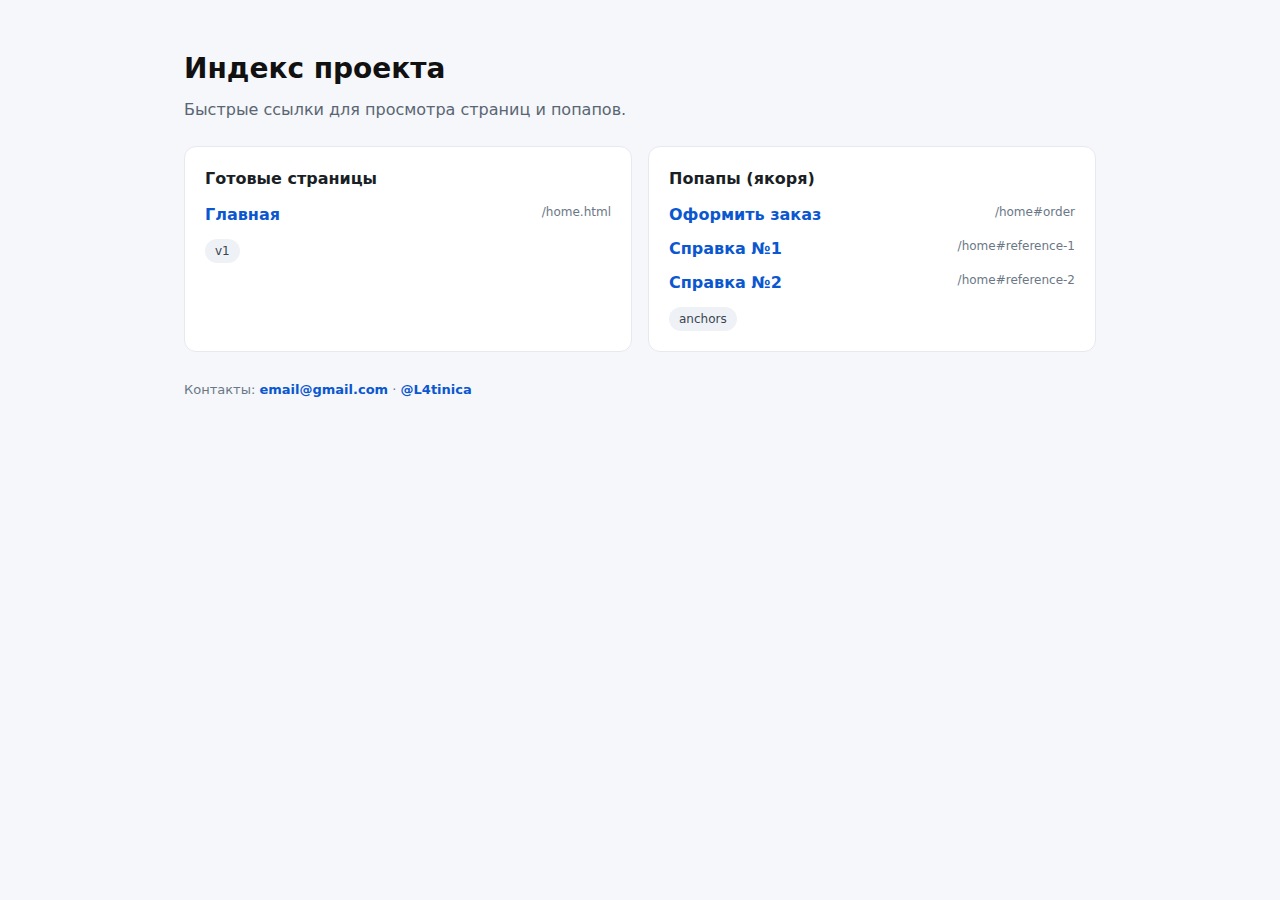
<file: index.html>
<!DOCTYPE html>
<html lang="ru">

<head>
	<meta charset="UTF-8" />
	<meta name="viewport" content="width=device-width, initial-scale=1.0" />
	<title>Проект — индекс</title>
	<style>
		/* Базовый ресет */
		*,
		*::before,
		*::after {
			box-sizing: border-box
		}

		html,
		body {
			height: 100%
		}

		body {
			margin: 0;
			font: 16px/1.5 system-ui, -apple-system, "Segoe UI", Roboto, Ubuntu, "Helvetica Neue", Arial, "Noto Sans", "Apple Color Emoji", "Segoe UI Emoji";
			color: #111;
			background: #f5f7fa;
		}

		.container {
			max-width: 960px;
			margin: 0 auto;
			padding: 48px 24px;
		}

		h1 {
			font-size: 28px;
			margin: 0 0 8px
		}

		.lead {
			color: #5a6573;
			margin: 0 0 24px
		}

		/* Карточки */
		.cards {
			display: grid;
			gap: 16px
		}

		@media (min-width:720px) {
			.cards {
				grid-template-columns: 1fr 1fr
			}
		}

		.card {
			background: #fff;
			border: 1px solid #e6e9ee;
			border-radius: 12px;
			padding: 20px 20px;
			display: flex;
			flex-direction: column;
			gap: 12px;
		}

		.card h2 {
			font-size: 16px;
			margin: 0;
			color: #1a1f26
		}

		.list {
			margin: 0;
			padding: 0;
			list-style: none;
			display: grid;
			gap: 10px
		}

		.list li {
			display: flex;
			justify-content: space-between;
			gap: 12px
		}

		a {
			color: #0b57d0;
			text-decoration: none;
			font-weight: 600;
		}

		a:hover {
			text-decoration: underline
		}

		.hint {
			color: #6b7786;
			font-size: 12px
		}

		/* Подвал */
		.footer {
			margin-top: 28px;
			color: #6b7786;
			font-size: 13px;
		}

		/* Небольшая «пилюля» с версией/статусом */
		.badge {
			font-size: 12px;
			line-height: 1;
			background: #eef2f7;
			color: #3a4451;
			border-radius: 999px;
			padding: 6px 10px;
			align-self: flex-start;
		}
	</style>
</head>

<body>
	<main class="container">
		<h1>Индекс проекта</h1>
		<p class="lead">Быстрые ссылки для просмотра страниц и попапов.</p>

		<section class="cards">
			<article class="card">
				<h2>Готовые страницы</h2>
				<ul class="list">
					<li>
						<a href="home.html" target="_blank" rel="noopener">Главная</a>
						<span class="hint">/home.html</span>
					</li>
				</ul>
				<span class="badge">v1</span>
			</article>

			<article class="card">
				<h2>Попапы (якоря)</h2>
				<ul class="list">
					<li>
						<a href="home.html#order" target="_blank" rel="noopener">Оформить заказ</a>
						<span class="hint">/home#order</span>
					</li>
					<li>
						<a href="home.html#reference-1" target="_blank" rel="noopener">Справка №1</a>
						<span class="hint">/home#reference-1</span>
					</li>
					<li>
						<a href="home.html#reference-2" target="_blank" rel="noopener">Справка №2</a>
						<span class="hint">/home#reference-2</span>
					</li>
				</ul>
				<span class="badge">anchors</span>
			</article>
		</section>

		<section class="footer">
			<div>Контакты: <a href="mailto:l4tinica@yandex.ru">email@gmail.com</a> · <a href="https://t.me/L4tinica">@L4tinica</a></div>
		</section>
	</main>
</body>

</html>
</file>
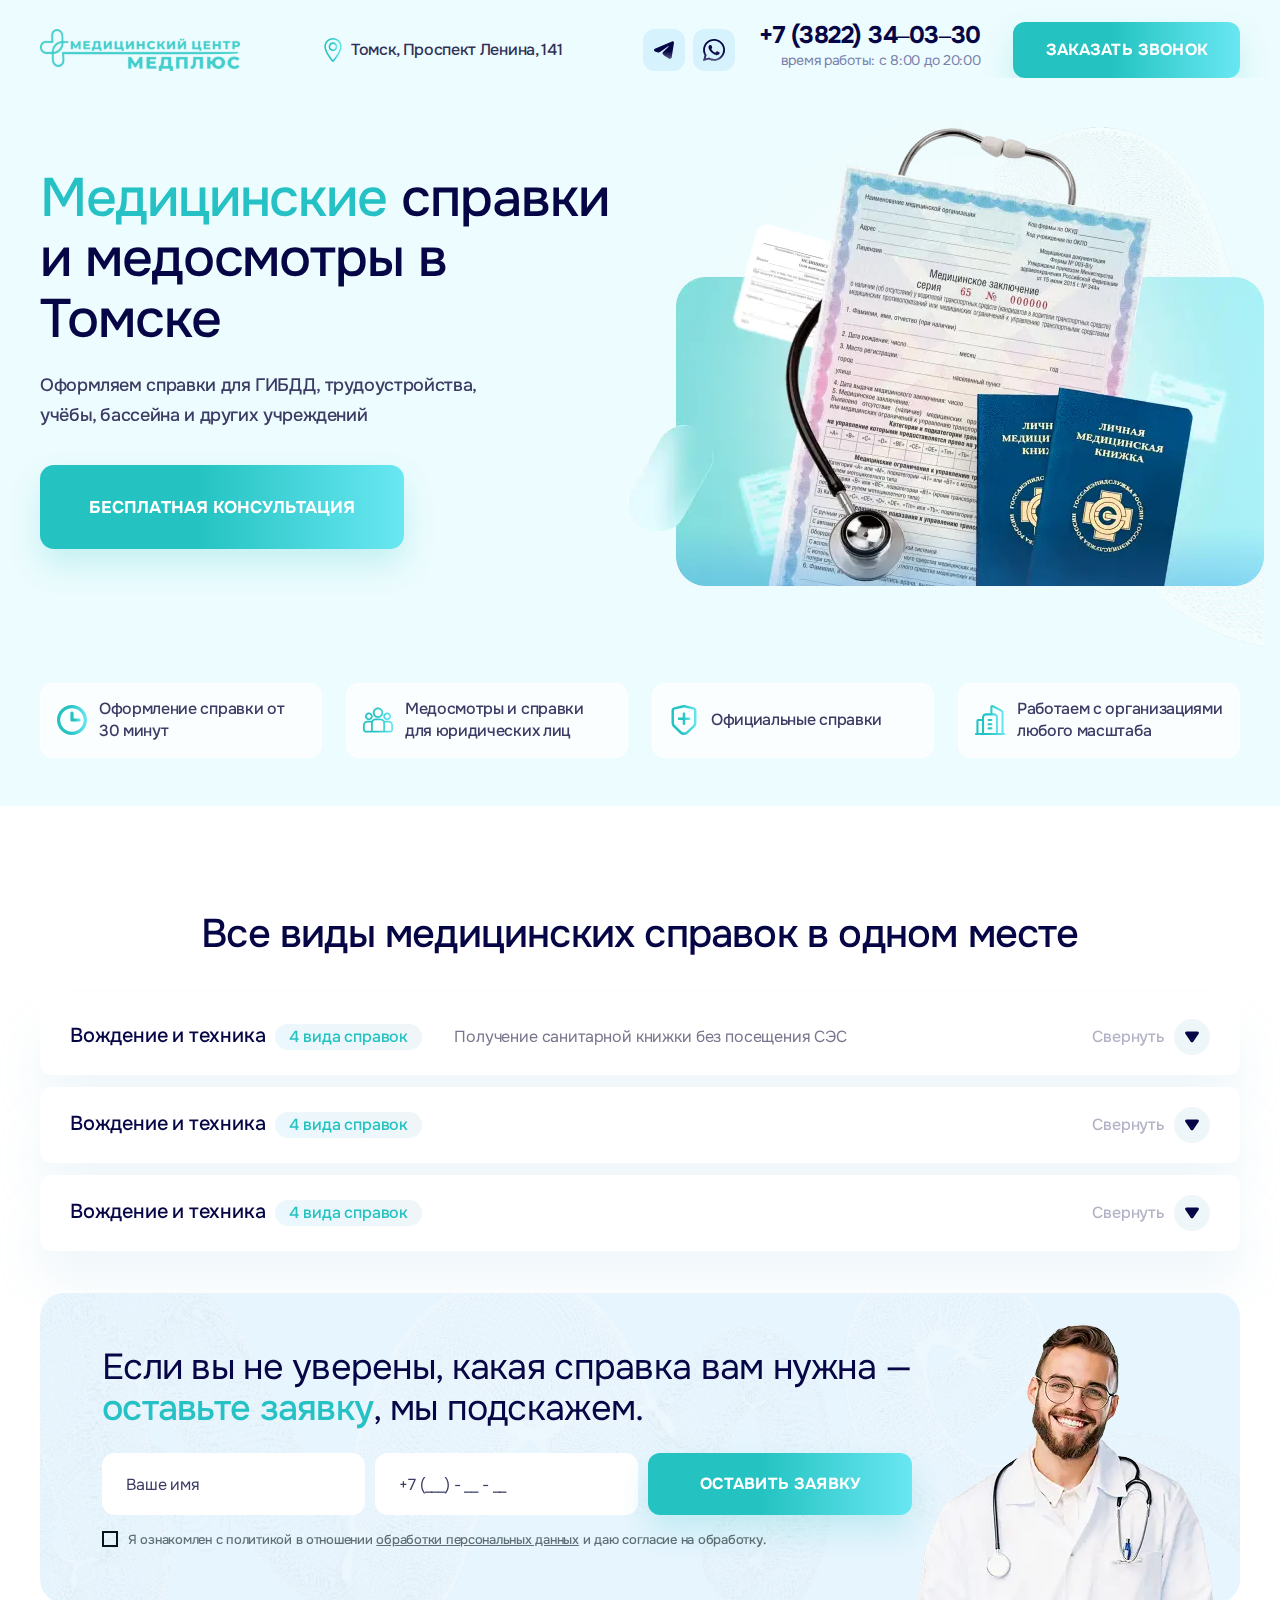
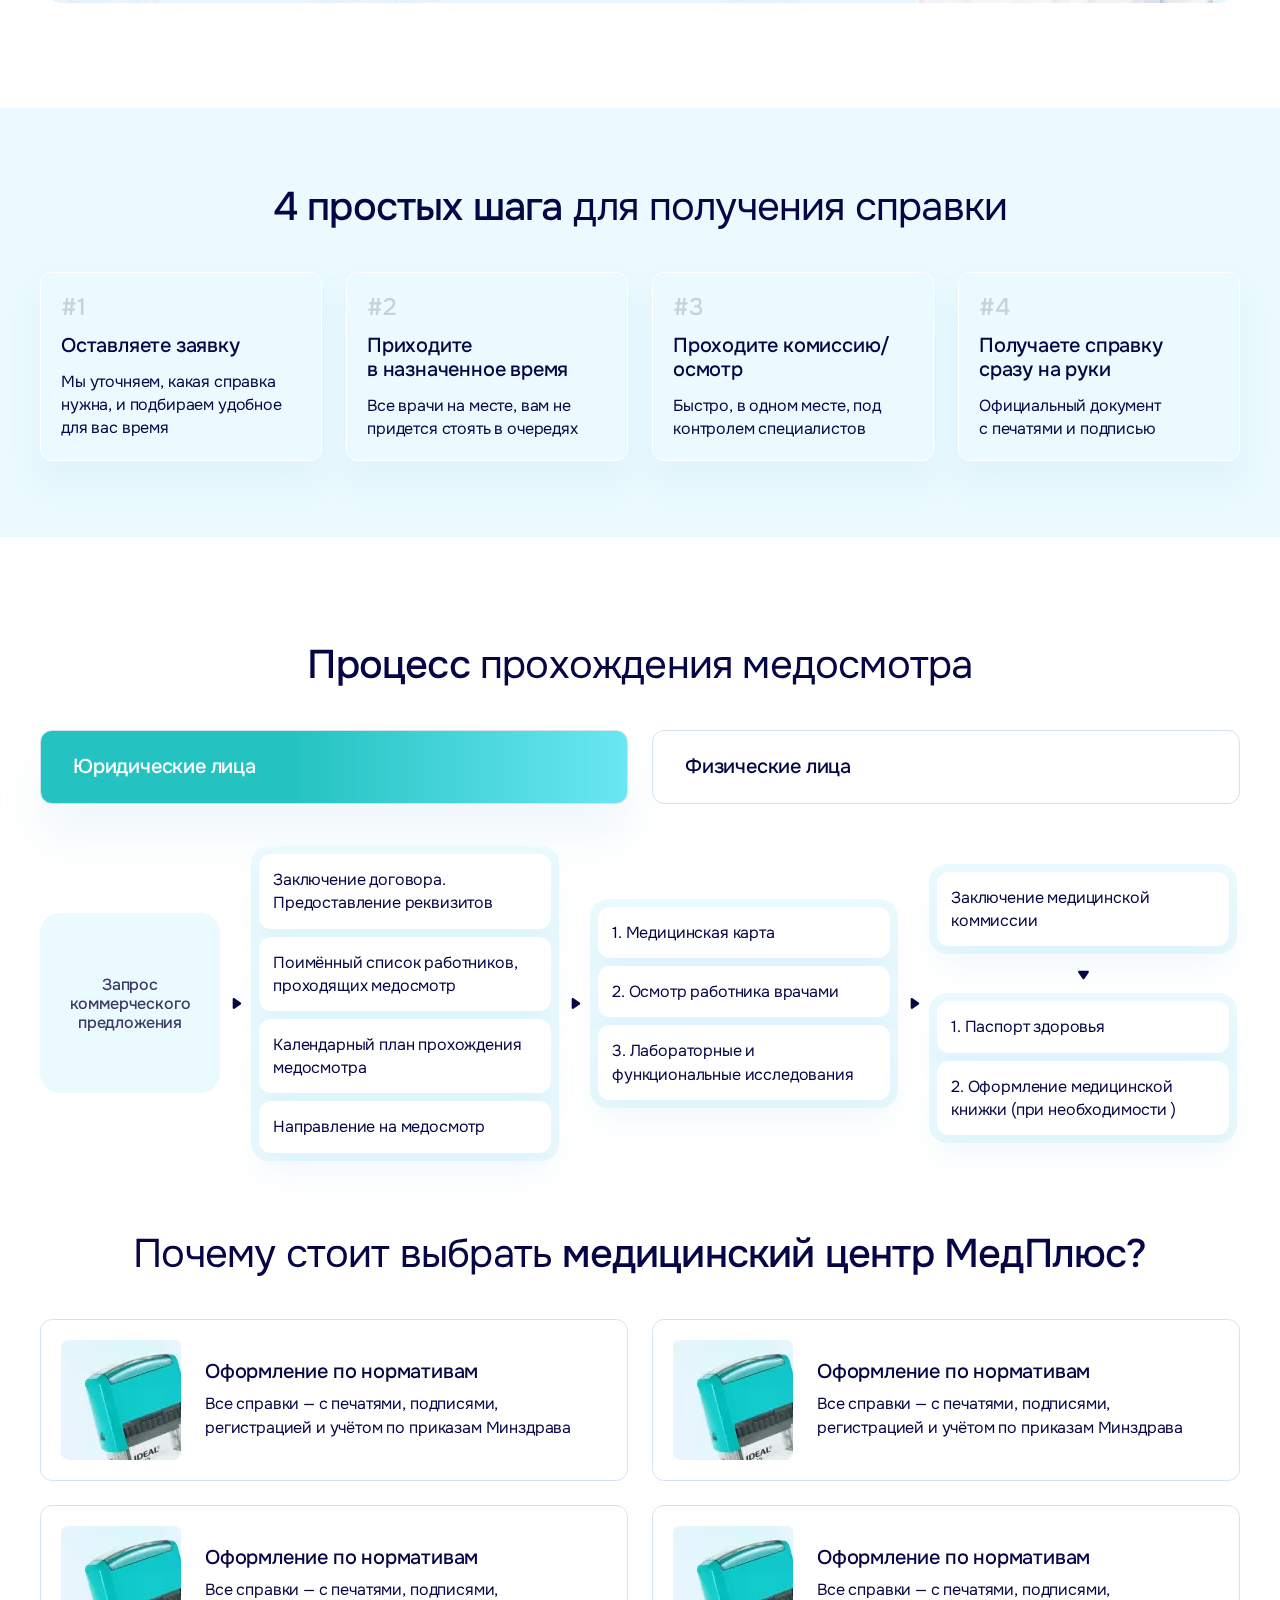
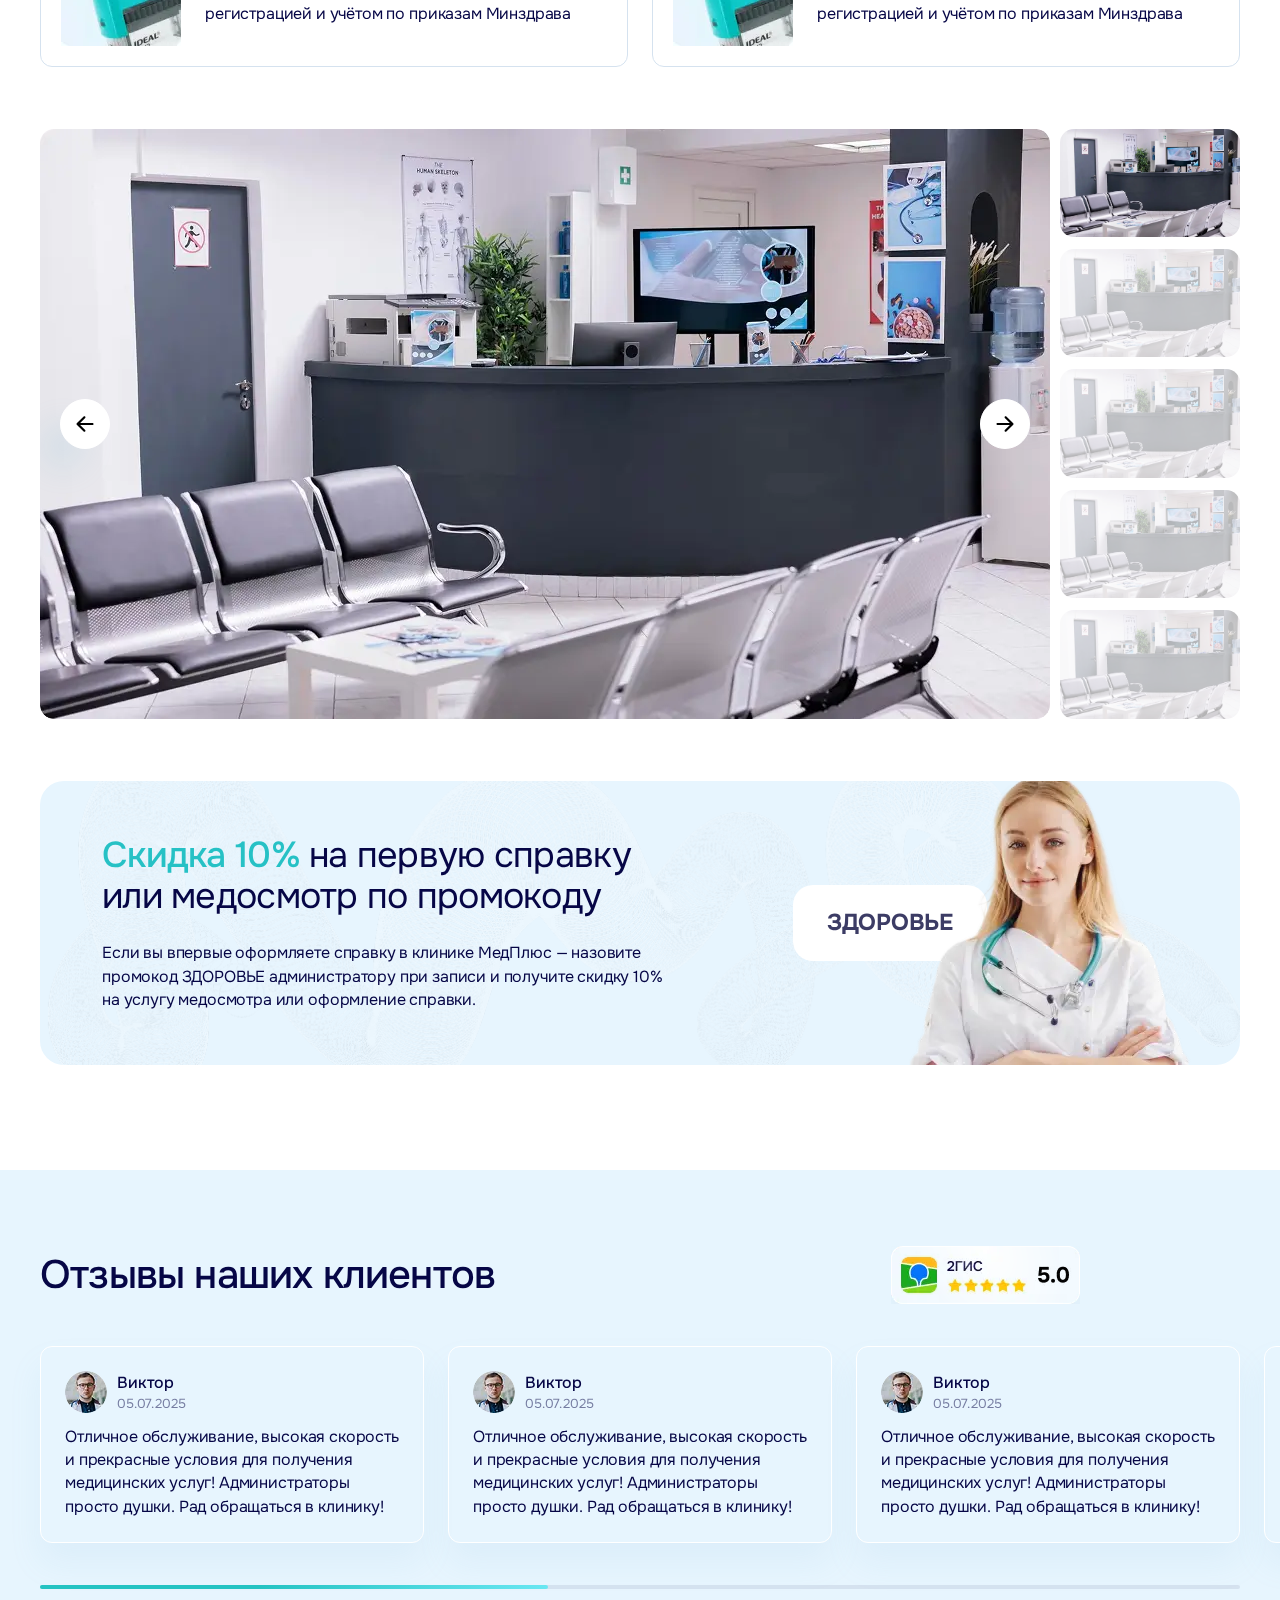
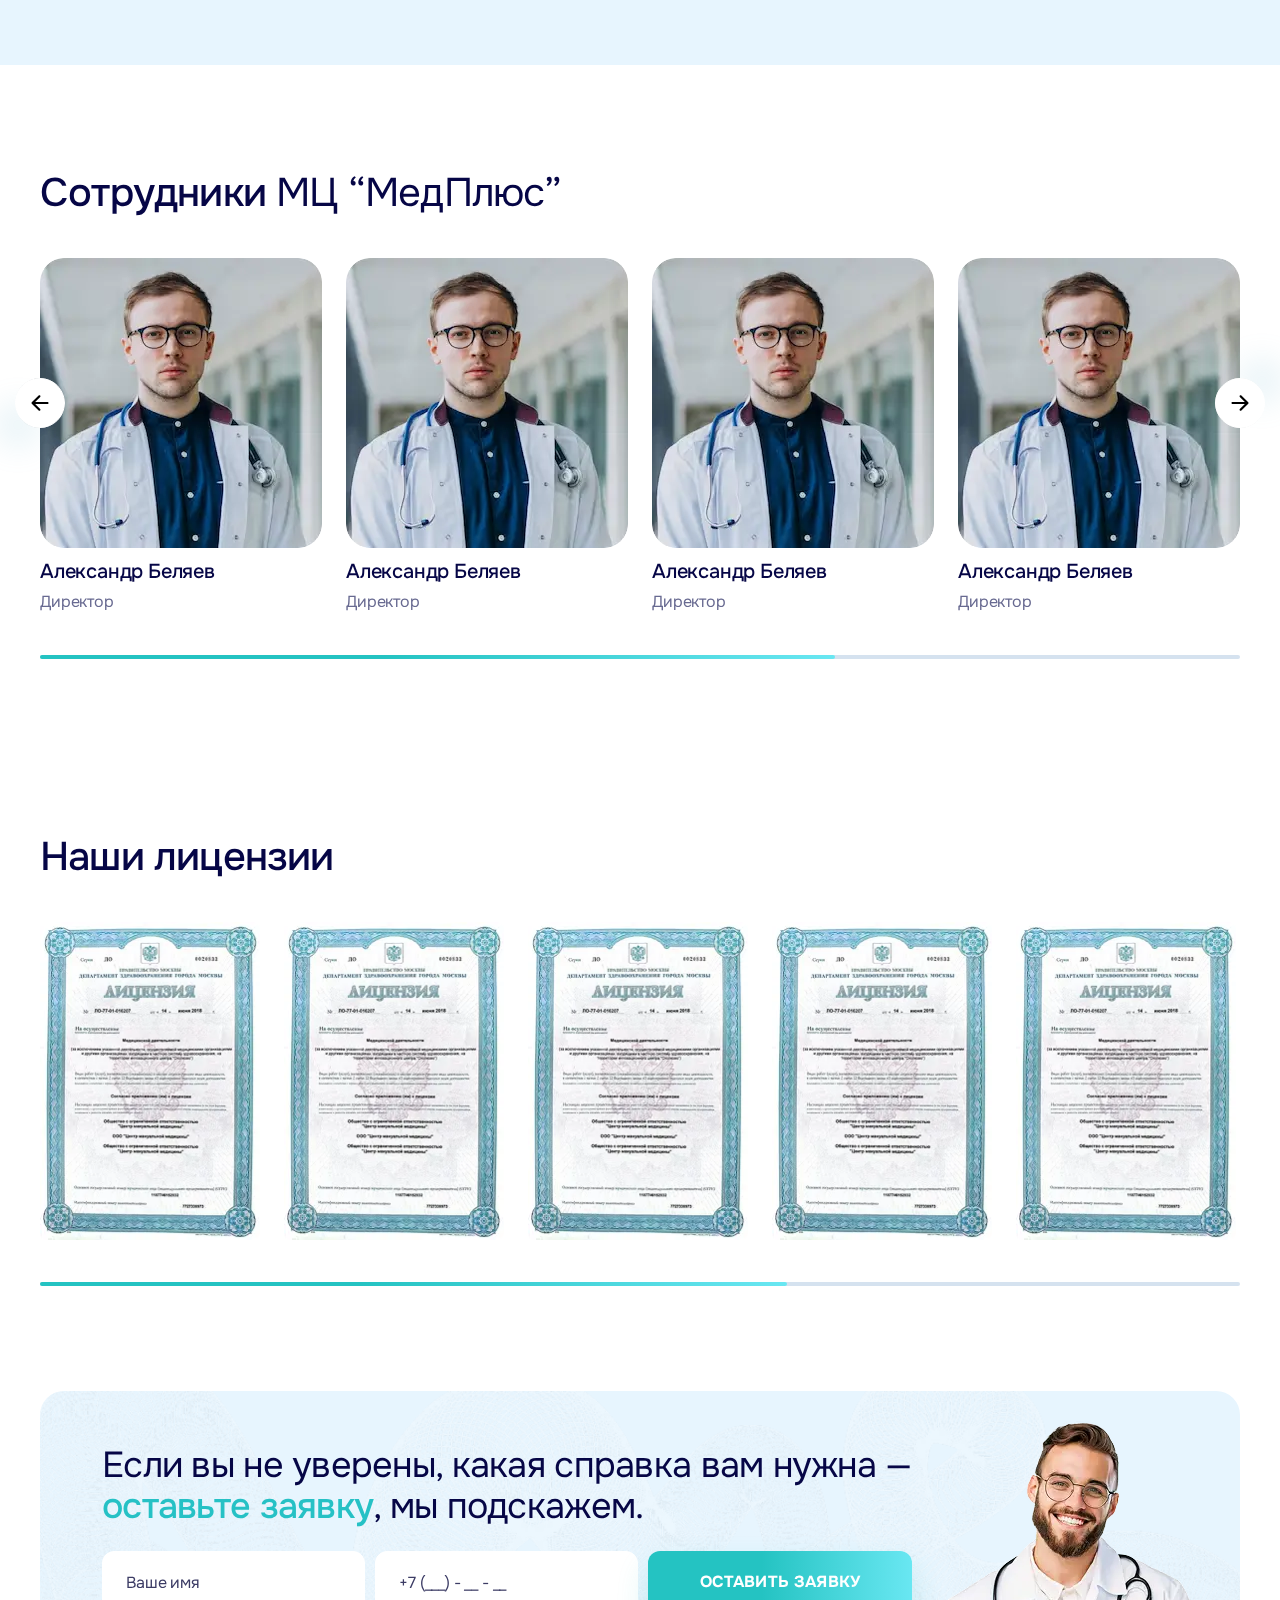
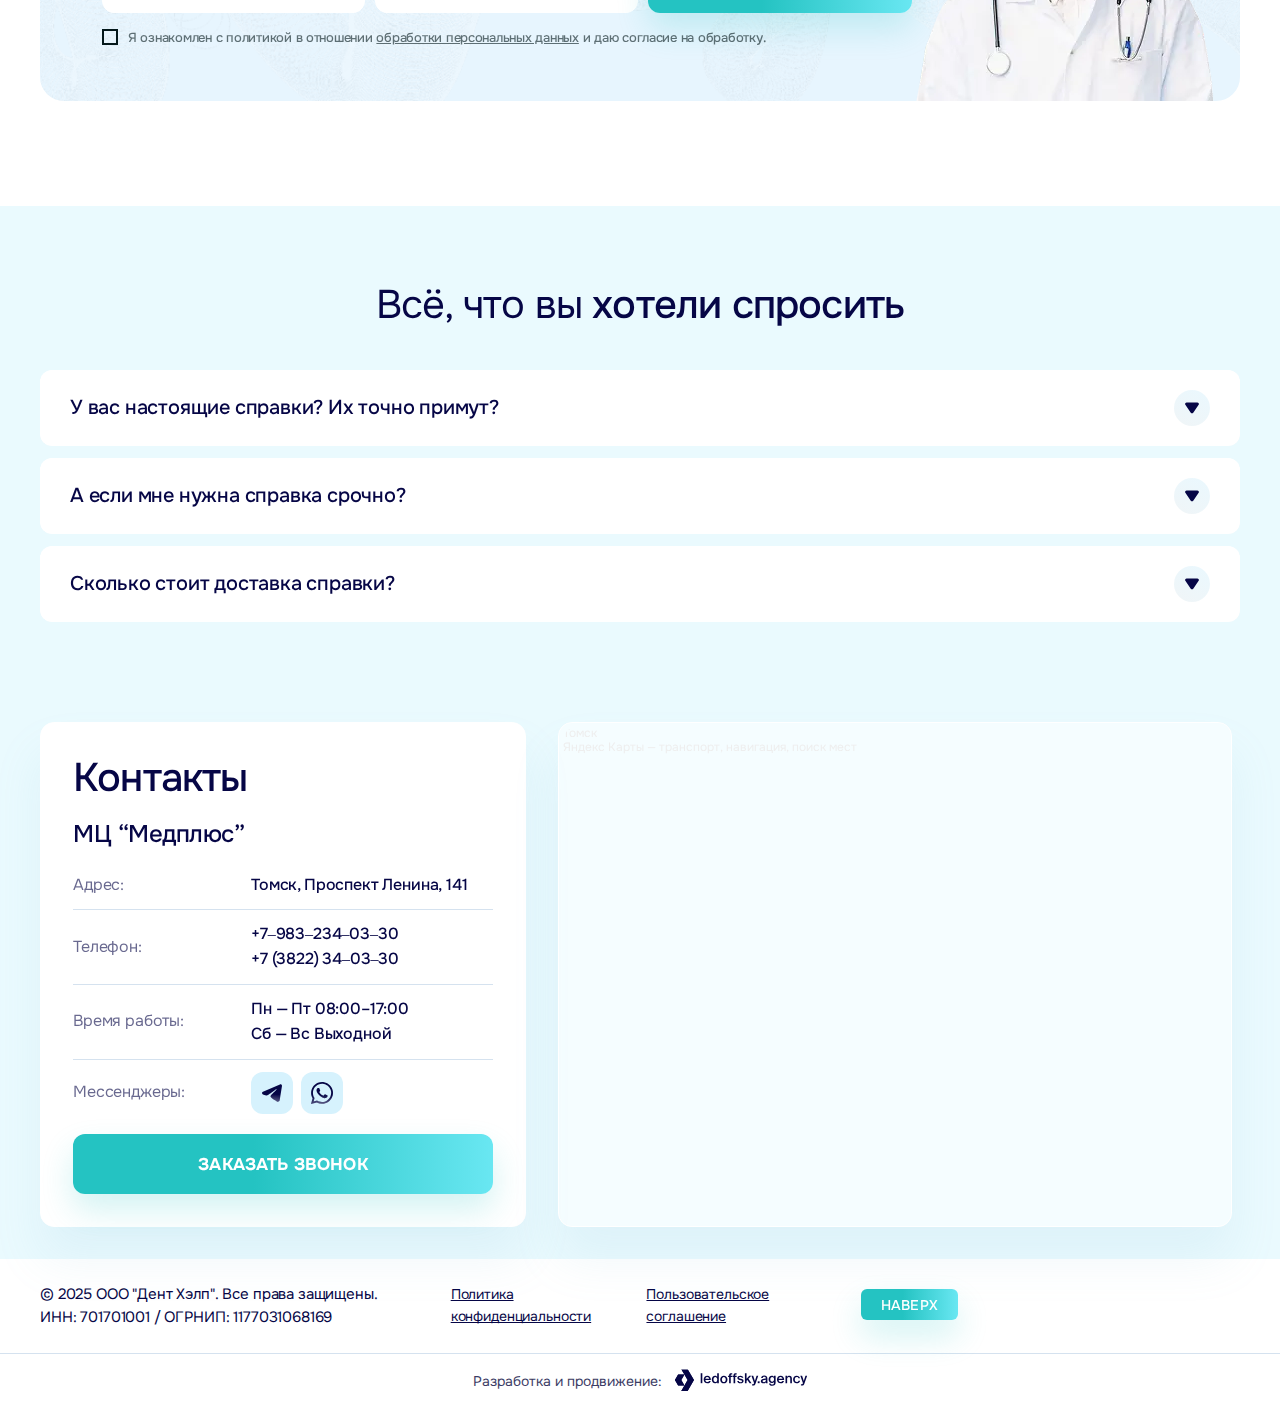
<file: home.html>
<!DOCTYPE html>
<html lang="en">

<head>
	<title>HomePage</title>
	<meta charset="UTF-8">
	<meta name="format-detection" content="telephone=no">
	<!-- <style>body{opacity: 0;}</style> -->
	<link rel="stylesheet" href="css/style.min.css?_v=20250818173441">
	<!-- <link rel="shortcut icon" href="favicon.ico"> -->
	<!-- <meta name="robots" content="noindex, nofollow"> -->
	<meta name="viewport" content="width=device-width, initial-scale=1.0">
</head>

<body>
	<div class="wrapper">
		<header id="header" class="header">
			<div class="header__container">
				<div class="header__row">
					<a href="/" class="header__logo">
						<img src="img/logo.svg" alt="logo">
					</a>
					<div data-da=".header__tel-block, 1200, 0" class="header__geo geo geo_pc">
						<svg width="24" height="24">
							<use href="img/icons/sprite.svg#geo"></use>
						</svg>

						<span>Томск, Проспект Ленина, 141</span>
					</div>
					<div class="header__contacts header__contacts_pc">
						<div class="header__social social">
							<a href="" class="social__item">
								<svg viewBox="0 0 24 24" width="22" height="20">
									<use href="img/icons/sprite.svg#tg"></use>
								</svg>
							</a>
							<a href="" class="social__item">
								<svg class="social-icon" viewBox="0 0 24 24" width="22" height="22">
									<use href="img/icons/sprite.svg#wh"></use>
								</svg>
							</a>
						</div>
						<div class="header__tel-block">
							<a href="tel:+73822340330" class="header__tel tel">
								+7 (3822) 34‒03‒30
							</a>
							<div class="header__tel-text time">
								время работы: с 8:00 до 20:00
							</div>
						</div>
						<button data-popup="#order" class="header__btn btn">
							<span>Заказать звонок</span>
						</button>
					</div>
					<div class="header__icons">
						<a href="tel:+73822340330" class="header__icon header__icon_tel">
							<svg width="20" height="22">
								<use href="img/icons/sprite.svg#tel"></use>
							</svg>
						</a>
						<button class="header__burger" type="button" aria-label="Открыть меню">
							<span class="header__burger-lines"></span>
						</button>
					</div>
				</div>

			</div>
			<div class="header__mobile-menu menu-mobile">
				<div class="menu-mobile__body">
					<ul class="menu-mobile__list">
						<li class="menu-mobile__item">
							<a href="#types" class="menu-mobile__link">
								Справки
							</a>
						</li>
						<li class="menu-mobile__item">
							<a href="#process" class="menu-mobile__link">
								Медосмотр
							</a>
						</li>
						<li class="menu-mobile__item">
							<a href="#why" class="menu-mobile__link">
								Почему мы
							</a>
						</li>
						<li class="menu-mobile__item">
							<a href="#reviews" class="menu-mobile__link">
								Отзывы
							</a>
						</li>
						<li class="menu-mobile__item">
							<a href="#workers" class="menu-mobile__link">
								Сотрудники
							</a>
						</li>
						<li class="menu-mobile__item">
							<a href="#licenses" class="menu-mobile__link">
								Лицензии
							</a>
						</li>
						<li class="menu-mobile__item">
							<a href="#contacts" class="menu-mobile__link">
								Контакты
							</a>
						</li>
					</ul>
					<div class="menu-mobile__geo geo">
						<svg width="24" height="24">
							<use href="img/icons/sprite.svg#geo"></use>
						</svg>

						<span>Томск, Проспект Ленина, 141</span>
					</div>
					<div class="menu-mobile__contacts contacts-mobile">
						<div class="contacts-mobile__left">
							<a href="tel:+73822340330" class="contacts-mobile__tel tel">
								+7 (3822) 34‒03‒30
							</a>
							<div class="contacts-mobile__time time">
								время работы: с 8:00 до 20:00
							</div>
						</div>
						<div class="contacts-mobile__right">
							<div class="contacts-mobile__social social">
								<a href="" class="social__item">
									<svg viewBox="0 0 24 24" width="22" height="20">
										<use href="img/icons/sprite.svg#tg"></use>
									</svg>
								</a>
								<a href="" class="social__item">
									<svg class="social-icon" viewBox="0 0 24 24" width="22" height="22">
										<use href="img/icons/sprite.svg#wh"></use>
									</svg>
								</a>
							</div>
						</div>

					</div>
					<button data-popup="#order" class="contacts-mobile__btn btn">
						Заказать звонок
					</button>
				</div>
			</div>
		</header>
		<main class="page">
			<section id="main-section" class="page__main-section main-section">
				<div class="main-section__container">
					<div class="main-section__top">
						<div class="main-section__content">
							<h1 class="main-section__title title title_main">
								<span>Медицинские</span> справки
								и медосмотры
								в Томске
							</h1>
							<div class="main-section__text">
								Оформляем справки для ГИБДД, трудоустройства, учёбы, бассейна и других учреждений
							</div>
							<button data-popup="#order" class="main-section__btn btn">
								<span>Бесплатная консультация</span>
							</button>
						</div>
						<div class="main-section__image">
							<img class="ibg ibg--contain" src="img/main-section/image-01.webp" alt="Image">
						</div>
					</div>

					<div class="main-section__advantages">
						<div class="main-section__advantage advantage">
							<div class="advantage__icon">
								<img src="img/main-section/icon-01.svg" alt="icon">
							</div>
							<div class="advantage__text">
								Оформление справки от 30 минут
							</div>
						</div>
						<div class="main-section__advantage advantage">
							<div class="advantage__icon">
								<img src="img/main-section/icon-02.svg" alt="icon">
							</div>
							<div class="advantage__text">
								Медосмотры и справки для юридических лиц
							</div>
						</div>
						<div class="main-section__advantage advantage">
							<div class="advantage__icon">
								<img src="img/main-section/icon-03.svg" alt="icon">
							</div>
							<div class="advantage__text">
								Официальные справки
							</div>
						</div>
						<div class="main-section__advantage advantage">
							<div class="advantage__icon">
								<img src="img/main-section/icon-04.svg" alt="icon">
							</div>
							<div class="advantage__text">
								Работаем с организациями любого масштаба
							</div>
						</div>
					</div>
				</div>
			</section>
			<section id="types" class="page__types types">
				<div class="types__container">
					<h2 class="types__title title">
						Все виды медицинских справок в одном месте
					</h2>
					<div data-spollers class="spollers" data-spollers-speed="500" data-one-spoller>
						<!-- ITEM 1 -->
						<details class="spollers__item">
							<summary class="spollers__title" data-spoller-close>
								<span class="spollers__left-block">
									<span class="spollers__left">
										<span class="spollers__theme">Вождение и техника</span>
										<span class="spollers__types">4 вида справок</span>
									</span>
									<div class="spollers__center">
										Получение санитарной книжки без посещения СЭС
									</div>
								</span>
								<span class="spollers__right">
									<span>Свернуть</span>
									<span>
										<svg width="14" height="12" aria-hidden="true">
											<use href="img/icons/sprite.svg#triangle"></use>
										</svg>
									</span>
								</span>
							</summary>
							<div class="spollers__body" hidden>
								<div class="spollers__grid">
									<div data-popup="#reference-1" class="spollers__reference reference">
										<div class="reference__left">
											<div class="reference__title title title_small">Справка на водительское
												удостоверение А,В</div>
											<div class="reference__price title_small">1200₽</div>
										</div>
										<div class="reference__right">
											<div class="reference__image">
												<img src="img/types/image-01.webp" alt="Справка на водительское удостоверение А,В">
											</div>
										</div>
									</div>
									<div data-popup="#reference-2" class="spollers__reference reference">
										<div class="reference__left">
											<div class="reference__title title title_small">Справка на водительское
												удостоверение А,В</div>
											<div class="reference__price title_small">1200₽</div>
										</div>
										<div class="reference__right">
											<div class="reference__image">
												<img src="img/types/image-01.webp" alt="Справка на водительское удостоверение А,В">
											</div>
										</div>
									</div>
									<div data-popup="#reference-3" class="spollers__reference reference">
										<div class="reference__left">
											<div class="reference__title title title_small">Справка на водительское
												удостоверение А,В</div>
											<div class="reference__price title_small">1200₽</div>
										</div>
										<div class="reference__right">
											<div class="reference__image">
												<img src="img/types/image-01.webp" alt="Справка на водительское удостоверение А,В">
											</div>
										</div>
									</div>
									<div data-popup="#reference-4" class="spollers__reference reference">
										<div class="reference__left">
											<div class="reference__title title title_small">Справка на водительское
												удостоверение А,В</div>
											<div class="reference__price title_small">1200₽</div>
										</div>
										<div class="reference__right">
											<div class="reference__image">
												<img src="img/types/image-01.webp" alt="Справка на водительское удостоверение А,В">
											</div>
										</div>
									</div>
								</div>
							</div>
						</details>

						<!-- ITEM 2 -->
						<details class="spollers__item">
							<summary class="spollers__title" data-spoller-close>
								<span class="spollers__left">
									<span class="spollers__theme">Вождение и техника</span>
									<span class="spollers__types">4 вида справок</span>
								</span>
								<span class="spollers__right">
									<span>Свернуть</span>
									<span>
										<svg width="14" height="12" aria-hidden="true">
											<use href="img/icons/sprite.svg#triangle"></use>
										</svg>
									</span>
								</span>
							</summary>
							<div class="spollers__body" hidden>
								<div class="spollers__grid">
									<div data-popup="#reference-5" class="spollers__reference reference">
										<div class="reference__left">
											<div class="reference__title title title_small">Справка на водительское
												удостоверение А,В</div>
											<div class="reference__price title_small">1200₽</div>
										</div>
										<div class="reference__right">
											<div class="reference__image">
												<img src="img/types/image-01.webp" alt="Справка на водительское удостоверение А,В">
											</div>
										</div>
									</div>
									<div data-popup="#reference-6" class="spollers__reference reference">
										<div class="reference__left">
											<div class="reference__title title title_small">Справка на водительское
												удостоверение А,В</div>
											<div class="reference__price title_small">1200₽</div>
										</div>
										<div class="reference__right">
											<div class="reference__image">
												<img src="img/types/image-01.webp" alt="Справка на водительское удостоверение А,В">
											</div>
										</div>
									</div>
									<div data-popup="#reference-7" class="spollers__reference reference">
										<div class="reference__left">
											<div class="reference__title title title_small">Справка на водительское
												удостоверение А,В</div>
											<div class="reference__price title_small">1200₽</div>
										</div>
										<div class="reference__right">
											<div class="reference__image">
												<img src="img/types/image-01.webp" alt="Справка на водительское удостоверение А,В">
											</div>
										</div>
									</div>
									<div data-popup="#reference-8" class="spollers__reference reference">
										<div class="reference__left">
											<div class="reference__title title title_small">Справка на водительское
												удостоверение А,В</div>
											<div class="reference__price title_small">1200₽</div>
										</div>
										<div class="reference__right">
											<div class="reference__image">
												<img src="img/types/image-01.webp" alt="Справка на водительское удостоверение А,В">
											</div>
										</div>
									</div>
								</div>
							</div>
						</details>

						<!-- ITEM 3 -->
						<details class="spollers__item">
							<summary class="spollers__title" data-spoller-close>
								<span class="spollers__left">
									<span class="spollers__theme">Вождение и техника</span>
									<span class="spollers__types">4 вида справок</span>
								</span>
								<span class="spollers__right">
									<span>Свернуть</span>
									<span>
										<svg width="14" height="12" aria-hidden="true">
											<use href="img/icons/sprite.svg#triangle"></use>
										</svg>
									</span>
								</span>
							</summary>
							<div class="spollers__body" hidden>
								<div class="spollers__grid">
									<div data-popup="#reference-9" class="spollers__reference reference">
										<div class="reference__left">
											<div class="reference__title title title_small">Справка на водительское
												удостоверение А,В</div>
											<div class="reference__price title_small">1200₽</div>
										</div>
										<div class="reference__right">
											<div class="reference__image">
												<img src="img/types/image-01.webp" alt="Справка на водительское удостоверение А,В">
											</div>
										</div>
									</div>
									<div data-popup="#reference-10" class="spollers__reference reference">
										<div class="reference__left">
											<div class="reference__title title title_small">Справка на водительское
												удостоверение А,В</div>
											<div class="reference__price title_small">1200₽</div>
										</div>
										<div class="reference__right">
											<div class="reference__image">
												<img src="img/types/image-01.webp" alt="Справка на водительское удостоверение А,В">
											</div>
										</div>
									</div>
								</div>
							</div>
						</details>
					</div>

				</div>
			</section>
			<section id="form-section" class="page__section-form form-section">
				<div class="form-section__container">
					<div class="form-section__body">
						<div class="form-section__row">
							<div class="form-section__content">
								<div class="form-section__title title title_med">
									Если вы не уверены, какая справка вам нужна — <span>оставьте заявку</span>, мы
									подскажем.
								</div>
								<form action="#" class="form-section__form">
									<div class="form-section__form-row">
										<input type="text" name="firstname" placeholder="Ваше имя">
										<input type="text" class="input-tel" name="user_tel" placeholder="+7 (___) - __ - __">
										<button class="form-section__btn btn"><span>Оставить заявку</span></button>
									</div>
									<div class="form-section__chk checkbox">
										<label>
											<input type="checkbox" name="policy">
											<span>Я ознакомлен с политикой в отношении <a href="">обработки персональных
													данных</a> и даю согласие на обработку.</span>
										</label>
									</div>
								</form>
							</div>
							<div class="form-section__image">
								<img src="img/form-section/image-01.webp" class="ibg--contain" alt="Image">
							</div>
						</div>
					</div>
				</div>
			</section>
			<section id="steps" class="page__steps steps">
				<div class="steps__container">
					<h2 class="steps__title title">
						4 простых шага <span class="fw400">для получения справки</span>
					</h2>
					<div class="steps__row">
						<div class="steps__item">
							<div class="steps__num">#1</div>
							<div class="steps__subtitle">
								Оставляете заявку
							</div>
							<div class="steps__text text">
								Мы уточняем, какая справка нужна, и подбираем удобное для вас время
							</div>
						</div>
						<div class="steps__item">
							<div class="steps__num">#2</div>
							<div class="steps__subtitle">
								Приходите в назначенное время
							</div>
							<div class="steps__text text">
								Все врачи на месте, вам не придется стоять в очередях
							</div>
						</div>
						<div class="steps__item">
							<div class="steps__num">#3</div>
							<div class="steps__subtitle">
								Проходите комиссию/осмотр
							</div>
							<div class="steps__text text">
								Быстро, в одном месте, под контролем специалистов
							</div>
						</div>
						<div class="steps__item">
							<div class="steps__num">#4</div>
							<div class="steps__subtitle">
								Получаете справку сразу на руки
							</div>
							<div class="steps__text text">
								Официальный документ с печатями и подписью
							</div>
						</div>
					</div>
				</div>
			</section>
			<section id="process" class="page__process process">
				<div class="process__container">
					<h2 class="process__title title">
						Процесс <span class="fw400">прохождения медосмотра</span>
					</h2>
					<div data-tabs class="process__tabs tabs">
						<nav data-tabs-titles class="tabs__navigation">
							<button type="button" class="tabs__title _tab-active">
								Юридические лица
							</button>
							<button type="button" class="tabs__title">
								Физические лица
							</button>
						</nav>
						<div data-tabs-body class="tabs__content">
							<div class="tabs__body">
								<div class="tabs__row">
									<div class="tabs__block block-tabs block-tabs_small">
										<div class="block-tabs__body">Запрос коммерческого предложения</div>
									</div>
									<div class="tabs__arr">
										<svg width="11" height="16" aria-hidden="true">
											<use href="img/icons/sprite.svg#triangle"></use>
										</svg>
									</div>
									<div class="tabs__block block-tabs block-tabs_med">
										<div class="block-tabs__body">
											<div class="block-tabs__item">
												Заключение договора. Предоставление реквизитов
											</div>
											<div class="block-tabs__item">
												Поимённый список работников, проходящих медосмотр
											</div>
											<div class="block-tabs__item">
												Календарный план прохождения медосмотра
											</div>
											<div class="block-tabs__item">
												Направление на медосмотр
											</div>
										</div>
									</div>
									<div class="tabs__arr">
										<svg width="11" height="16" aria-hidden="true">
											<use href="img/icons/sprite.svg#triangle"></use>
										</svg>
									</div>
									<div class="tabs__block block-tabs block-tabs_med">
										<div class="block-tabs__body">
											<div class="block-tabs__item">
												1. Медицинская карта
											</div>
											<div class="block-tabs__item">
												2. Осмотр работника врачами
											</div>
											<div class="block-tabs__item">
												3. Лабораторные и функциональные исследования
											</div>
										</div>
									</div>
									<div class="tabs__arr">
										<svg width="11" height="16" aria-hidden="true">
											<use href="img/icons/sprite.svg#triangle"></use>
										</svg>
									</div>
									<div class="tabs__block block-tabs block-tabs_med">
										<div class="block-tabs__body">
											<div class="block-tabs__item">
												Заключение медицинской коммиссии
											</div>
										</div>
										<div class="tabs__arr tabs__arr_block">
											<svg width="11" height="16" aria-hidden="true">
												<use href="img/icons/sprite.svg#triangle"></use>
											</svg>
										</div>
										<div class="block-tabs__body">
											<div class="block-tabs__item">
												1. Паспорт здоровья
											</div>
											<div class="block-tabs__item">
												2. Оформление медицинской книжки (при необходимости )
											</div>
										</div>
									</div>
								</div>
							</div>
							<div class="tabs__body">
								<div class="tabs__row">
									<div class="tabs__block block-tabs block-tabs_small">
										<div class="block-tabs__body">Запись по телефону или заявка на сайте</div>
									</div>
									<div class="tabs__arr">
										<svg width="11" height="16" aria-hidden="true">
											<use href="img/icons/sprite.svg#triangle"></use>
										</svg>
									</div>
									<div class="tabs__block block-tabs block-tabs_big">
										<div class="block-tabs__body">
											<div class="block-tabs__item">
												Направление
											</div>
										</div>
									</div>
									<div class="tabs__arr">
										<svg width="11" height="16" aria-hidden="true">
											<use href="img/icons/sprite.svg#triangle"></use>
										</svg>
									</div>
									<div class="tabs__block block-tabs block-tabs_big">
										<div class="block-tabs__body">
											<div class="block-tabs__item">
												1. Медицинская карта
											</div>
											<div class="block-tabs__item">
												2. Осмотр работника врачами
											</div>
											<div class="block-tabs__item">
												3. Лабораторные и функциональные исследования
											</div>
										</div>
									</div>
									<div class="tabs__arr">
										<svg width="11" height="16" aria-hidden="true">
											<use href="img/icons/sprite.svg#triangle"></use>
										</svg>
									</div>
									<div class="tabs__block block-tabs block-tabs_big">
										<div class="block-tabs__body">
											<div class="block-tabs__item">
												Заключение медицинской коммиссии
											</div>
										</div>
										<div class="tabs__arr tabs__arr_block">
											<svg width="11" height="16" aria-hidden="true">
												<use href="img/icons/sprite.svg#triangle"></use>
											</svg>
										</div>
										<div class="block-tabs__body">
											<div class="block-tabs__item">
												1. Паспорт здоровья
											</div>
											<div class="block-tabs__item">
												2. Оформление медицинской книжки (при необходимости )
											</div>
										</div>
									</div>
								</div>
							</div>
						</div>
					</div>
				</div>
			</section>
			<section id="why" class="page__why why">
				<div class="why__container">
					<h2 class="why__title title">
						<span class="fw400">Почему стоит выбрать</span> медицинский центр МедПлюс?
					</h2>
					<div class="why__grid">
						<div class="why__item">
							<div class="why__row">
								<div class="why__image">
									<img src="img/why/image-01.webp" class="ibg ibg--contain" alt="image">
								</div>
								<div class="why__content">
									<div class="why__subtitle">
										Оформление по нормативам
									</div>
									<div class="why__text text">
										Все справки — с печатями, подписями, регистрацией и учётом по приказам Минздрава
									</div>
								</div>
							</div>

						</div>
						<div class="why__item">
							<div class="why__row">
								<div class="why__image">
									<img src="img/why/image-01.webp" class="ibg ibg--contain" alt="image">
								</div>
								<div class="why__content">
									<div class="why__subtitle">
										Оформление по нормативам
									</div>
									<div class="why__text text">
										Все справки — с печатями, подписями, регистрацией и учётом по приказам Минздрава
									</div>
								</div>
							</div>

						</div>
						<div class="why__item">
							<div class="why__row">
								<div class="why__image">
									<img src="img/why/image-01.webp" class="ibg ibg--contain" alt="image">
								</div>
								<div class="why__content">
									<div class="why__subtitle">
										Оформление по нормативам
									</div>
									<div class="why__text text">
										Все справки — с печатями, подписями, регистрацией и учётом по приказам Минздрава
									</div>
								</div>
							</div>

						</div>
						<div class="why__item">
							<div class="why__row">
								<div class="why__image">
									<img src="img/why/image-01.webp" class="ibg ibg--contain" alt="image">
								</div>
								<div class="why__content">
									<div class="why__subtitle">
										Оформление по нормативам
									</div>
									<div class="why__text text">
										Все справки — с печатями, подписями, регистрацией и учётом по приказам Минздрава
									</div>
								</div>
							</div>

						</div>
					</div>
				</div>
			</section>
			<div id="slider-section" class="page__gallery slider-section">
				<div class="slider-section__container">
					<!-- Галерея -->
					<div class="slider-section__row">
						<!-- Главный слайдер -->
						<div class="slider-section__main swiper">
							<div class="swiper-wrapper">
								<div class="swiper-slide"><img class="ibg" src="img/slider-section/image-01.webp" alt="image"></div>
								<div class="swiper-slide"><img class="ibg" src="img/slider-section/image-01.webp" alt="image"></div>
								<div class="swiper-slide"><img class="ibg" src="img/slider-section/image-01.webp" alt="image"></div>
								<div class="swiper-slide"><img class="ibg" src="img/slider-section/image-01.webp" alt="image"></div>
								<div class="swiper-slide"><img class="ibg" src="img/slider-section/image-01.webp" alt="image"></div>
							</div>

							<!-- Стрелки -->
							<button class="slider-section__prev arr" aria-label="prev">
								<svg width="18" height="16" aria-hidden="true">
									<use href="img/icons/sprite.svg#arr"></use>
								</svg>
							</button>
							<button class="slider-section__next arr" aria-label="next">
								<svg width="18" height="16" aria-hidden="true">
									<use href="img/icons/sprite.svg#arr"></use>
								</svg>
							</button>
						</div>

						<!-- Превью (thumbnails) -->
						<div class="slider-section__thumbs swiper">
							<div class="swiper-wrapper">
								<div class="swiper-slide"><img class="ibg" src="img/slider-section/image-01.webp" alt="image"></div>
								<div class="swiper-slide"><img class="ibg" src="img/slider-section/image-01.webp" alt="image"></div>
								<div class="swiper-slide"><img class="ibg" src="img/slider-section/image-01.webp" alt="image"></div>
								<div class="swiper-slide"><img class="ibg" src="img/slider-section/image-01.webp" alt="image"></div>
								<div class="swiper-slide"><img class="ibg" src="img/slider-section/image-01.webp" alt="image"></div>
							</div>
						</div>
					</div>

				</div>
			</div>
			<section id="form-sale" class="page__section-form form-section form-section_sale">
				<div class="form-section__container">
					<div class="form-section__body">
						<div class="form-section__row">
							<div class="form-section__content">
								<div class="form-section__title title title_med">
									<span>Скидка 10%</span> на первую справку или медосмотр по промокоду
								</div>
								<div class="form-section__text text">
									Если вы впервые оформляете справку в клинике МедПлюс — назовите промокод ЗДОРОВЬЕ
									администратору при записи и получите
									скидку 10% на услугу медосмотра или оформление справки.
								</div>
							</div>
							<div class="form-section__subtitle">
								ЗДОРОВЬЕ
							</div>
							<div class="form-section__image">
								<img src="img/form-section/image-02.webp" class="ibg--contain" alt="Image">
							</div>
						</div>
					</div>
				</div>
			</section>
			<section id="reviews" class="page__reviews reviews">
				<div class="reviews__container">
					<div class="reviews__top">
						<h2 class="reviews__title title">
							Отзывы наших клиентов
						</h2>
						<div class="reviews__widgets">
							<img src="img/icons/2gis.webp" alt="widget">
							<iframe src="https://yandex.ru/sprav/widget/rating-badge/1176587986?type=rating" width="150" height="50" frameborder="0">
							</iframe>
						</div>

					</div>

					<!-- Оболочка слайдера -->
					<div class="reviews__slider swiper">
						<!-- Двигающееся часть слайдера -->
						<div class="reviews__wrapper swiper-wrapper">
							<!-- Слайд -->
							<div class="reviews__slide swiper-slide review">
								<div class="review__body">
									<div class="review__top">
										<div class="review__avatar">
											<img src="img/reviews/image-01.webp" alt="avatar">

										</div>
										<div class="review__content">
											<div class="review__name">
												Виктор
											</div>
											<div class="review__date">
												05.07.2025
											</div>
										</div>
									</div>
									<div class="review__text text">
										Отличное обслуживание, высокая скорость и прекрасные условия для получения
										медицинских услуг!
										Администраторы просто
										душки. Рад обращаться в клинику!
									</div>
								</div>
							</div>
							<!-- Слайд -->
							<div class="reviews__slide swiper-slide review">
								<div class="review__body">
									<div class="review__top">
										<div class="review__avatar">
											<img src="img/reviews/image-01.webp" alt="avatar">

										</div>
										<div class="review__content">
											<div class="review__name">
												Виктор
											</div>
											<div class="review__date">
												05.07.2025
											</div>
										</div>
									</div>
									<div class="review__text text">
										Отличное обслуживание, высокая скорость и прекрасные условия для получения
										медицинских услуг!
										Администраторы просто
										душки. Рад обращаться в клинику!
									</div>
								</div>
							</div>
							<!-- Слайд -->
							<div class="reviews__slide swiper-slide review">
								<div class="review__body">
									<div class="review__top">
										<div class="review__avatar">
											<img src="img/reviews/image-01.webp" alt="avatar">

										</div>
										<div class="review__content">
											<div class="review__name">
												Виктор
											</div>
											<div class="review__date">
												05.07.2025
											</div>
										</div>
									</div>
									<div class="review__text text">
										Отличное обслуживание, высокая скорость и прекрасные условия для получения
										медицинских услуг!
										Администраторы просто
										душки. Рад обращаться в клинику!
									</div>
								</div>
							</div>
							<!-- Слайд -->
							<div class="reviews__slide swiper-slide review">
								<div class="review__body">
									<div class="review__top">
										<div class="review__avatar">
											<img src="img/reviews/image-01.webp" alt="avatar">

										</div>
										<div class="review__content">
											<div class="review__name">
												Виктор
											</div>
											<div class="review__date">
												05.07.2025
											</div>
										</div>
									</div>
									<div class="review__text text">
										Отличное обслуживание, высокая скорость и прекрасные условия для получения
										медицинских услуг!
										Администраторы просто
										душки. Рад обращаться в клинику!
									</div>
								</div>
							</div>
							<!-- Слайд -->
							<div class="reviews__slide swiper-slide review">
								<div class="review__body">
									<div class="review__top">
										<div class="review__avatar">
											<img src="img/reviews/image-01.webp" alt="avatar">

										</div>
										<div class="review__content">
											<div class="review__name">
												Виктор
											</div>
											<div class="review__date">
												05.07.2025
											</div>
										</div>
									</div>
									<div class="review__text text">
										Отличное обслуживание, высокая скорость и прекрасные условия для получения
										медицинских услуг!
										Администраторы просто
										душки. Рад обращаться в клинику!
									</div>
								</div>
							</div>
							<!-- Слайд -->
							<div class="reviews__slide swiper-slide review">
								<div class="review__body">
									<div class="review__top">
										<div class="review__avatar">
											<img src="img/reviews/image-01.webp" alt="avatar">

										</div>
										<div class="review__content">
											<div class="review__name">
												Виктор
											</div>
											<div class="review__date">
												05.07.2025
											</div>
										</div>
									</div>
									<div class="review__text text">
										Отличное обслуживание, высокая скорость и прекрасные условия для получения
										медицинских услуг!
										Администраторы просто
										душки. Рад обращаться в клинику!
									</div>
								</div>
							</div>
							<!-- Слайд -->
							<div class="reviews__slide swiper-slide review">
								<div class="review__body">
									<div class="review__top">
										<div class="review__avatar">
											<img src="img/reviews/image-01.webp" alt="avatar">

										</div>
										<div class="review__content">
											<div class="review__name">
												Виктор
											</div>
											<div class="review__date">
												05.07.2025
											</div>
										</div>
									</div>
									<div class="review__text text">
										Отличное обслуживание, высокая скорость и прекрасные условия для получения
										медицинских услуг!
										Администраторы просто
										душки. Рад обращаться в клинику!
									</div>
								</div>
							</div>
						</div>
						<!-- Если нужен скролбар -->
						<div class="reviews__scrollbar scrollbar"></div>
					</div>



				</div>
			</section>
			<section id="workers" class="page__workers workers">
				<div class="workers__container">
					<h2 class="workers__title title">
						Сотрудники <span class="fw400">МЦ “МедПлюс”</span>
					</h2>
					<!-- Оболочка слайдера -->
					<div class="workers__slider-body">
						<div class="workers__slider swiper">
							<!-- Двигающееся часть слайдера -->
							<div class="workers__wrapper swiper-wrapper">
								<!-- Слайд -->
								<div class="workers__slide swiper-slide">
									<div class="workers__image">
										<img class="ibg" src="img/workers/image-01.webp" alt="image">
									</div>
									<div class="workers__content">
										<div class="workers__name">
											Александр Беляев
										</div>
										<div class="workers__job">
											Директор
										</div>
									</div>
								</div>
								<!-- Слайд -->
								<div class="workers__slide swiper-slide">
									<div class="workers__image">
										<img class="ibg" src="img/workers/image-01.webp" alt="image">
									</div>
									<div class="workers__content">
										<div class="workers__name">
											Александр Беляев
										</div>
										<div class="workers__job">
											Директор
										</div>
									</div>
								</div>
								<!-- Слайд -->
								<div class="workers__slide swiper-slide">
									<div class="workers__image">
										<img class="ibg" src="img/workers/image-01.webp" alt="image">
									</div>
									<div class="workers__content">
										<div class="workers__name">
											Александр Беляев
										</div>
										<div class="workers__job">
											Директор
										</div>
									</div>
								</div>
								<!-- Слайд -->
								<div class="workers__slide swiper-slide">
									<div class="workers__image">
										<img class="ibg" src="img/workers/image-01.webp" alt="image">
									</div>
									<div class="workers__content">
										<div class="workers__name">
											Александр Беляев
										</div>
										<div class="workers__job">
											Директор
										</div>
									</div>
								</div>
								<!-- Слайд -->
								<div class="workers__slide swiper-slide">
									<div class="workers__image">
										<img class="ibg" src="img/workers/image-01.webp" alt="image">
									</div>
									<div class="workers__content">
										<div class="workers__name">
											Александр Беляев
										</div>
										<div class="workers__job">
											Директор
										</div>
									</div>
								</div>
								<!-- Слайд -->
								<div class="workers__slide swiper-slide">
									<div class="workers__image">
										<img class="ibg" src="img/workers/image-01.webp" alt="image">
									</div>
									<div class="workers__content">
										<div class="workers__name">
											Александр Беляев
										</div>
										<div class="workers__job">
											Директор
										</div>
									</div>
								</div>
							</div>

							<!-- Если нужен скролбар -->
							<div class="workers__scrollbar scrollbar"></div>
						</div>
						<!-- Если нужна навигация (влево/вправо) -->
						<button type="button" class="workers__prev arr">
							<svg width="18" height="16" aria-hidden="true">
								<use href="img/icons/sprite.svg#arr"></use>
							</svg>
						</button>
						<button type="button" class="workers__next arr">
							<svg width="18" height="16" aria-hidden="true">
								<use href="img/icons/sprite.svg#arr"></use>
							</svg>
						</button>
					</div>
				</div>
			</section>
			<section id="licenses" class="page__licenses licenses">
				<div class="licenses__container">
					<h2 class="licenses__title title">
						Наши лицензии
					</h2>
					<!-- Оболочка слайдера -->
					<div class="licenses__slider swiper">
						<!-- Двигающееся часть слайдера -->

						<div data-gallery class="licenses__wrapper swiper-wrapper">
							<!-- Слайд -->
							<a href="img/licenses/image-01.webp" class="licenses__slide swiper-slide">
								<img src="img/licenses/image-01.webp" alt="Лицензия" class="ibg ibg--contain">
							</a>
							<!-- Слайд -->
							<a href="img/licenses/image-01.webp" class="licenses__slide swiper-slide">
								<img src="img/licenses/image-01.webp" alt="Лицензия" class="ibg ibg--contain">
							</a>
							<!-- Слайд -->
							<a href="img/licenses/image-01.webp" class="licenses__slide swiper-slide">
								<img src="img/licenses/image-01.webp" alt="Лицензия" class="ibg ibg--contain">
							</a>
							<!-- Слайд -->
							<a href="img/licenses/image-01.webp" class="licenses__slide swiper-slide">
								<img src="img/licenses/image-01.webp" alt="Лицензия" class="ibg ibg--contain">
							</a>
							<!-- Слайд -->
							<a href="img/licenses/image-01.webp" class="licenses__slide swiper-slide">
								<img src="img/licenses/image-01.webp" alt="Лицензия" class="ibg ibg--contain">
							</a>
							<!-- Слайд -->
							<a href="img/licenses/image-01.webp" class="licenses__slide swiper-slide">
								<img src="img/licenses/image-01.webp" alt="Лицензия" class="ibg ibg--contain">
							</a>
							<!-- Слайд -->
							<a href="img/licenses/image-01.webp" class="licenses__slide swiper-slide">
								<img src="img/licenses/image-01.webp" alt="Лицензия" class="ibg ibg--contain">
							</a>
							<!-- Слайд -->
							<a href="img/licenses/image-01.webp" class="licenses__slide swiper-slide">
								<img src="img/licenses/image-01.webp" alt="Лицензия" class="ibg ibg--contain">
							</a>
						</div>
						<!-- Если нужен скролбар -->
						<div class="licenses__scrollbar scrollbar"></div>
					</div>
				</div>
			</section>
			<section id="form-section-2" class="page__section-form form-section">
				<div class="form-section__container">
					<div class="form-section__body">
						<div class="form-section__row">
							<div class="form-section__content">
								<div class="form-section__title title title_med">
									Если вы не уверены, какая справка вам нужна — <span>оставьте заявку</span>, мы
									подскажем.
								</div>
								<form action="#" class="form-section__form">
									<div class="form-section__form-row">
										<input type="text" name="firstname" placeholder="Ваше имя">
										<input type="text" class="input-tel" name="user_tel" placeholder="+7 (___) - __ - __">
										<button class="form-section__btn btn"><span>Оставить заявку</span></button>
									</div>
									<div class="form-section__chk checkbox">
										<label>
											<input type="checkbox" name="policy">
											<span>Я ознакомлен с политикой в отношении <a href="">обработки персональных
													данных</a> и даю согласие на обработку.</span>
										</label>
									</div>
								</form>
							</div>
							<div class="form-section__image">
								<img src="img/form-section/image-01.webp" class="ibg--contain" alt="Image">
							</div>
						</div>
					</div>
				</div>
			</section>
			<section id="faq" class="page__faq faq">
				<div class="faq__container">
					<h2 class="faq__title title">
						<span class="fw400">Всё, что вы</span> хотели спросить
					</h2>
					<div class="faq__spollers spollers" data-spollers>
						<details class="spollers__item">
							<summary class="spollers__title">
								<span class="spollers__left">
									<span class="spollers__theme">У вас настоящие справки? Их точно примут?</span>
								</span>
								<span class="spollers__right">
									<svg width="14" height="12" aria-hidden="true">
										<use href="img/icons/sprite.svg#triangle"></use>
									</svg>
								</span>
							</summary>
							<div class="spollers__body">
								Да, все справки оформляются в лицензированной клинике, с подписями, печатями и регистрацией.
								Мы строго соблюдаем требования Минздрава РФ. Наши документы принимают ГАИ, ВУЗы, госорганы и другие
								учреждения.
							</div>
						</details>

						<details class="spollers__item">
							<summary class="spollers__title">
								<span class="spollers__left">
									<span class="spollers__theme">А если мне нужна справка срочно?</span>
								</span>
								<span class="spollers__right">
									<svg width="14" height="12" aria-hidden="true">
										<use href="img/icons/sprite.svg#triangle"></use>
									</svg>
								</span>
							</summary>
							<div class="spollers__body">
								Мы можем подготовить справку в день обращения, всё зависит от конкретного типа документа.
							</div>
						</details>

						<details class="spollers__item">
							<summary class="spollers__title">
								<span class="spollers__left">
									<span class="spollers__theme">Сколько стоит доставка справки?</span>
								</span>
								<span class="spollers__right">
									<svg width="14" height="12" aria-hidden="true">
										<use href="img/icons/sprite.svg#triangle"></use>
									</svg>
								</span>
							</summary>
							<div class="spollers__body">
								Доставка по городу бесплатна, в другие регионы — рассчитывается индивидуально.
							</div>
						</details>
					</div>

				</div>
			</section>
			<section id="contacts" class="page__contacts contacts">
				<div class="contacts__container">
					<div class="contacts__row">
						<div class="contacts__content">
							<div class="contacts__body">
								<h2 class="contacts__title title">
									Контакты
								</h2>
								<div class="contacts__subtitle title">
									МЦ “Медплюс”
								</div>
								<div class="contacts__item">
									<div class="contacts__item-left">
										Адрес:
									</div>
									<div class="contacts__item-right">
										​Томск, Проспект Ленина, 141
									</div>
								</div>
								<div class="contacts__item">
									<div class="contacts__item-left">
										Телефон:
									</div>
									<div class="contacts__item-right">
										<a class="contacts__tel" href="tel:+79832340330">+7‒983‒234‒03‒30</a>
										<a class="contacts__tel" href="tel:+73822340330">+7 (3822) 34‒03‒30</a>
									</div>
								</div>
								<div class="contacts__item">
									<div class="contacts__item-left">
										Время работы:
									</div>
									<div class="contacts__item-right">
										<p>Пн — Пт 08:00–17:00</p>
										<p>Сб — Вс Выходной</p>
									</div>
								</div>
								<div class="contacts__item contacts__item_social">
									<div class="contacts__item-left">
										Мессенджеры:
									</div>
									<div class="contacts__item-right">
										<div class="contacts__social social">
											<a href="" class="social__item">
												<svg viewBox="0 0 24 24" width="22" height="20">
													<use href="img/icons/sprite.svg#tg"></use>
												</svg>
											</a>
											<a href="" class="social__item">
												<svg class="social-icon" viewBox="0 0 24 24" width="22" height="22">
													<use href="img/icons/sprite.svg#wh"></use>
												</svg>
											</a>
										</div>
									</div>
								</div>
								<button data-popup="#order" class="contacts__btn btn">
									<span>Заказать звонок</span>
								</button>
							</div>
						</div>
						<div class="contacts__map">
							<div style="position:relative;overflow:hidden;"><a href="https://yandex.ru/maps/67/tomsk/?utm_medium=mapframe&utm_source=maps" style="color:#eee;font-size:12px;position:absolute;top:0px;">Томск</a><a href="https://yandex.ru/maps/67/tomsk/house/prospekt_lenina_141/bE0YfwNoT0EBQFtsfXh4dXlmZA==/?ll=84.948646%2C56.494550&utm_medium=mapframe&utm_source=maps&z=16.67" style="color:#eee;font-size:12px;position:absolute;top:14px;">Яндекс Карты — транспорт, навигация, поиск
									мест</a><iframe src="https://yandex.ru/map-widget/v1/?ll=84.948646%2C56.494550&mode=search&ol=geo&ouri=ymapsbm1%3A%2F%2Fgeo%3Fdata%3DCgg1NzYzMDA4MhI80KDQvtGB0YHQuNGPLCDQotC-0LzRgdC6LCDQv9GA0L7RgdC_0LXQutGCINCb0LXQvdC40L3QsCwgMTQxIgoNtOWpQhVs-mFC&z=16.67" frameborder="1" allowfullscreen="true" style="position:relative;"></iframe></div>
						</div>
					</div>
				</div>
			</section>
		</main>
		<footer class="footer">
			<div class="footer__top">
				<div class="footer__container">
					<div class="footer__row">
						<div class="footer__left">
							<p>© 2025 ООО "Дент Хэлп". Все права защищены.</p>
							<p>ИНН: 701701001 / ОГРНИП: 1177031068169</p>
						</div>
						<div class="footer__center">
							<a href="">Политика конфиденциальности</a>
							<a href="">Пользовательское соглашение</a>
						</div>
						<div class="footer__right">
							<a href="#header" class="footer__btn btn"><span>Наверх</span></a>
						</div>
					</div>
				</div>
			</div>
			<div class="footer__bottom">
				<div class="footer__container">
					<span>Разработка и продвижение:</span>
					<a href="https://ledoffsky.agency">
						<img src="img/icons/ledoffsky.svg" alt="ledoffsky">
					</a>
				</div>
			</div>
		</footer>
		<div id="order" aria-hidden="true" class="popup popup_order">
			<div class="popup__wrapper">
				<div class="popup__content">
					<button data-close type="button" class="popup__close">
						<img src="img/icons/cross.svg" alt="icon">
					</button>
					<div class="popup__text">
						<div class="popup__title title title_med">
							Мы перезвоним <span>в течении 15 минут и ответим на все вопросы</span>
						</div>
						<form action="#" class="popup__form">
							<input type="text" name="firstname" placeholder="Ваше имя">
							<input type="text" class="input-tel" name="user_tel" placeholder="+7 (___) - __ - __">
							<button class="popup__btn btn"><span>Жду звонка!</span></button>
							<div class="popup__chk checkbox">
								<label>
									<input type="checkbox" name="policy">
									<span>Я ознакомлен с политикой в отношении <a href="">обработки персональных
											данных</a> и даю согласие на обработку.</span>
								</label>
							</div>
						</form>
					</div>
				</div>
			</div>
		</div>
		<div id="reference-1" aria-hidden="true" class="popup">
			<div class="popup__wrapper">
				<div class="popup__content">
					<div class="popup__body">
						<button data-close type="button" class="popup__close">
							<img src="img/icons/cross.svg" alt="icon">
						</button>
						<div class="popup__text">
							<div class="popup__title title title_med">
								Справка для водительского удостоверения категорий A, B
							</div>
							<div class="popup__type">
								<span>Форма:</span> 003-В/у
							</div>
							<div class="popup__items">
								<div class="popup__item">
									<div class="popup__subtitle">
										Документы, необходимые для оформления
									</div>
									<div class="popup__text">
										<ul>
											<li>Паспорт гражданина РФ</li>
											<li>Военный билет (для мужчин до 27 лет)</li>
											<li>Ранее выданная медицинская справка (если есть)</li>
										</ul>
									</div>
								</div>
								<div class="popup__item">
									<div class="popup__subtitle">
										Срок оформления:
									</div>
									<div class="popup__text">
										<p>От 20 до 40 минут — в зависимости от загруженности специалистов.</p>
										<p>Осмотр проводится в один визит.</p>
									</div>
								</div>
							</div>
							<button class="popup__btn btn">
								<span>Получить справку</span>
							</button>
						</div>
					</div>
				</div>
			</div>
		</div>
		<div id="reference-2" aria-hidden="true" class="popup popup_text">
			<div class="popup__wrapper">
				<div class="popup__content">
					<div class="popup__body">
						<button data-close type="button" class="popup__close">
							<img src="img/icons/cross.svg" alt="icon">
						</button>
						<div class="popup__text">
							<div class="popup__title title title_med">
								ОМС
							</div>
							<div class="popup__subtext">
								<p>
									ООО «ПМО» Стандарт» оказывает медицинскую помощь (первичную специализированную медико-санитарную) жителям Томска и
									Томской области в рамках системы обязательного медицинского страхования (ОМС) амбулаторно, согласно условиям «Областной
									программы государственных гарантий оказания гражданам Российской Федерации бесплатной медицинской помощи на территории
									Томской области».
								</p>
								<p>
									Для получения медицинской помощи пациент должен иметь на руках паспорт, СНИЛС, действующий полис ОМС, подписанное
									направление на консультацию или обследование установленной формы №057у-04 с указанием вида консультации и/или
									обследования.
								</p>
								<p>Виды первичной специализированной медико-санитарной помощи:</p>
								<ul>
									<li>Акушерство и гинекология;</li>
									<li>Дерматовенерология;</li>
									<li>Кардиология;</li>
									<li>Клиническая лабораторная диагностика;</li>
									<li>Неврология;</li>
									<li>Оториноларингология;</li>
									<li>Офтальмология;</li>
									<li>Рентгенология;</li>
									<li>Ультразвуковая диагностика;</li>
									<li>Урология;</li>
									<li>Функциональная диагностика;</li>
									<li>Хирургия;</li>
									<li>Эндокринология;</li>
									<li>Эндоскопия.</li>
								</ul>
								Ч<p>
									Ч тобы получить медицинские услуги в нашей поликлинике по полису ОМС, Вам необходимо обратиться в поликлинику по месту
									прикрепления за направлением на консультацию (обследование). Направление может выдать либо участковый терапевт (семейный
									врач, врач общей практики), либо узкий специалист (зависит от заболевания).
									Данное направление обязательно заверяется подписью главного врача (заместителем главного врача по лечебной работе) и
									печатью учреждения.
									Запись на получение медицинских услуг осуществляется ежедневно по телефону +7(3822) 909-911 в часы работы поликлиники.</p>
								<p>
									График работы поликлиники: Понедельник – пятница 8:00 до 17:00, суббота 8:00 — 13:00.
									Страховые медицинские организации, осуществляющие деятельность в сфере ОМС:
									Филиал АО «МАКС-М» в г. Томске, руководитель Козлов Виктор Георгиевич, 634061, г. Томск, ул. Красноармейская, 68/1, тел.
									+7(3822) 49-71-24, сайт: www.makcm.ru, e-mail: tomsk_oms@makcm.ru, kozlovvg@makcm.ru.
									Томский филиал АО «Страховая компания «СОГАЗ-Мед», руководитель Пахтусова Анна Николаевна, адрес: 634029, г. Томск, ул.
								</p>
								<p>
									Красноармейская, 128, тел. 8-800-100-0702, сайт: www.sogaz-med.ru, e-mail: tomsk@sogaz-med.ru.
									Нормативные документы, регламентирующие деятельность в сфере ОМС:
									Федеральный закон от 21.11.2011 №323-ФЗ «Об основах охраны здоровья граждан в Российской Федерации»
									Федеральный закон от 29.11.2010 №326-ФЗ «Об обязательном медицинском страховании в Российской Федерации»
									Постановление Правительства РФ от 28.12.2020№2299 «О Программе государственных гарантий бесплатного оказания медицинской
									помощи на 2021 год и на плановый период 2022 и 2023 годов»
									Постановление Администрации Томской области от 30.12.2020 №644а «О Программе государственных гарантий бесплатного
									оказания медицинской помощи на 2021 год и на плановый период 2022 и 2023 годов»
									Приказ Министерства здравоохранения Российской Федерации от 28.02.2019 №108н «Об утверждении Правил обязательного
									медицинского страхования»
								</p>
							</div>
						</div>
					</div>
				</div>
			</div>
		</div>
	</div>
	<script src="js/app.min.js?_v=20250818173441"></script>
	<script src="https://app.rnova.org/widgets" rel="preload" as="script"></script>
</body>


</html>
</file>
<file: css/style.min.css>
@font-face{font-family:Onest;font-display:swap;src:url(../fonts/Onest-Medium.woff2) format("woff2");font-weight:500;font-style:normal}@font-face{font-family:Onest;font-display:swap;src:url(../fonts/Onest-Regular.woff2) format("woff2");font-weight:400;font-style:normal}@font-face{font-family:Onest;font-display:swap;src:url(../fonts/Onest-Bold.woff2) format("woff2");font-weight:700;font-style:normal}*{padding:0;margin:0;border:0}*,*::after,*::before{box-sizing:border-box}*::after,*::before{display:inline-block}:active,:focus{outline:0}body,html{height:100%;min-width:320px}body{color:#3c3c65;line-height:1;font-family:Onest;font-size:1rem;-ms-text-size-adjust:100%;-moz-text-size-adjust:100%;-webkit-text-size-adjust:100%;-webkit-font-smoothing:antialiased;-moz-osx-font-smoothing:grayscale}button,input,textarea{font-family:Onest;font-size:inherit;line-height:inherit;color:inherit;background-color:rgba(0,0,0,0)}input,textarea{width:100%}label{display:inline-block}button,option,select{cursor:pointer}a{display:inline-block;color:inherit;text-decoration:none}ul li{list-style:none}img{vertical-align:top}h1,h2,h3,h4,h5,h6{font-weight:inherit;font-size:inherit}.lock body{overflow:hidden;touch-action:none;-ms-scroll-chaining:none;overscroll-behavior:none}.wrapper{min-height:100%;display:flex;flex-direction:column;overflow:hidden}@supports (overflow:clip){.wrapper{overflow:clip}}.wrapper>main{flex:1 1 auto}.wrapper>*{min-width:0}[class*=__container]{max-width:78rem;margin:0 auto;padding:0 1.5rem}[class*="--gc"]{display:grid;min-width:0;grid-template-columns:1.5rem 1fr minmax(auto,75rem) 1fr 1.5rem}[class*="--gc"]>*{min-width:0;grid-column:3/4}body::after{content:"";background-color:rgba(0,0,0,.5);position:fixed;width:100%;height:100%;top:0;left:0;opacity:0;transition:opacity .8s ease 0s;pointer-events:none;z-index:149}.popup-show body::after{opacity:1}.popup{position:fixed;top:0;left:0;bottom:0;right:0;padding:24px;transition:visibility .8s ease 0s;visibility:hidden;pointer-events:none}.popup__items{display:flex;gap:10px;align-items:flex-start;margin-bottom:32px}.popup__item{padding:20px;border:1px solid #d5e2ef;border-radius:12px}.popup__subtitle{font-weight:500;line-height:120%;letter-spacing:-.01em;color:#10103e;padding-bottom:12px}.popup__text{line-height:135%;letter-spacing:-.01em;color:#10103e}.popup__text ul li{margin-left:10px;list-style:inside}.popup__title.title.title_med{font-weight:500}.popup__title{padding-bottom:32px;text-align:left;max-width:670px;margin:auto}.popup__type{padding:12px 20px;line-height:120%;letter-spacing:-.01em;background:radial-gradient(184.36% 78.37% at 49.93% 0,#fff 0,#fff 90.1396512985%);border-radius:12px;display:inline-block;margin-bottom:32px}.popup__type span{font-weight:500}.popup__btn{height:70px;width:100%}.popup_order input[type=text],.popup_order__btn{height:75px}.popup_order .popup__title{text-align:center}.popup_order .popup__content{padding:64px 46px}.popup_order a{display:inline}.popup__chk{margin-top:22px}.popup .checkbox label::before{margin-top:8px}.popup .checkbox label span::after{top:12px}.popup__close{position:absolute;top:30px;right:30px;transition:.3s}.popup__form{max-width:460px;margin:auto}.popup__form>*:not(:last-child){margin-bottom:10px}.popup_text .popup__content{max-width:1170px}.popup_text .popup__title{margin:0}.popup__subtext{line-height:145%}.popup__subtext>*:not(:last-child){padding-bottom:20px}.popup__subtext ul li:not(:last-child){margin-bottom:5px}.popup__body{overflow:auto;margin-right:-5px;padding-right:5px}.popup__body *::-webkit-scrollbar{width:8px}.popup__body::-webkit-scrollbar-track{background:#e9f2f9;border-radius:999px}.popup__body::-webkit-scrollbar-thumb{background:linear-gradient(180deg,#aef4ff 0,#19c9c8 65%,#11b6b6 100%);border-radius:999px;border:2px solid transparent;background-clip:padding-box;min-height:48px}.popup__body::-webkit-scrollbar-thumb:hover{-webkit-filter:brightness(1.05);filter:brightness(1.05)}.popup__body::-webkit-scrollbar-thumb:active{-webkit-filter:brightness(.95);filter:brightness(.95)}.popup__body{scrollbar-width:thin;scrollbar-color:#19c9c8 #e9f2f9}.popup_show{z-index:150;visibility:visible;overflow:auto;pointer-events:auto}.popup_show .popup__content{visibility:visible;-webkit-transform:scale(1);transform:scale(1)}.popup__wrapper{flex-direction:column;min-height:100%;max-height:100%;flex:1 1 auto;width:100%;display:flex;justify-content:center;align-items:center}.popup__content{visibility:hidden;-webkit-transform:scale(0);transform:scale(0);transition:-webkit-transform .3s ease 0s;transition:transform .3s ease 0s;transition:transform .3s ease 0s,-webkit-transform .3s ease 0s;background:linear-gradient(207deg,#f0f5f7 0,#eaf8fe 100%);padding:46px;width:100%;max-width:760px;border-radius:24px;overflow:hidden;display:flex}.lock .popup__content{visibility:visible}.ibg{width:100%;height:100%;-o-object-fit:cover;object-fit:cover}.ibg--top{-o-object-position:top;object-position:top}.ibg--bottom{-o-object-position:bottom;object-position:bottom}.ibg--left{-o-object-position:left;object-position:left}.ibg--right{-o-object-position:right;object-position:right}.ibg--contain{-o-object-fit:contain;object-fit:contain}html{transition:.3s}.page{position:relative}.page::after{content:"";position:absolute;top:0;left:0;width:100%;height:100%;z-index:9;transition:.3s;opacity:0;visibility:hidden;background-color:rgba(0,0,0,.3)}.menu-open .page::after{opacity:1;visibility:visible}.title{font-weight:500;font-size:40px;line-height:115%;letter-spacing:-.02em;text-align:center;color:#060646}.title_main{text-align:left;font-size:54px;line-height:112%}.title_med{font-size:36px;line-height:115%;text-align:left;font-weight:400}.title_med span{font-weight:500}.title_small{font-size:17px;line-height:120%;letter-spacing:-.01em}.title span{color:#26c1c5}.title span.fw400{font-weight:400;color:#060646}.social{display:flex;gap:8px}.social__item{width:42px;height:42px;flex:0 0 42px;background:#d6f2fd;border-radius:12px;display:flex;align-items:center;justify-content:center;transition:.3s}.social__item svg{transition:.3s;color:#060646}.social__item:active{background:linear-gradient(90deg,#69e7f2 0,#24c3c2 56.9752%),radial-gradient(120% 180% at 50% 0,rgba(255,255,255,.24) 0,rgba(255,255,255,0) 90.14%);-webkit-transform:translateY(1px) scale(.98);transform:translateY(1px) scale(.98)}.btn{position:relative;isolation:isolate;overflow:hidden;border-radius:12px;font-weight:700;font-size:16px;letter-spacing:.01em;color:#fff;padding:20px 32.5px;text-transform:uppercase;box-shadow:0 16px 32px 0 rgba(36,195,194,.2);will-change:transform,box-shadow;transition:box-shadow .18s cubic-bezier(.2,.7,.2,1),opacity .18s,-webkit-transform .18s cubic-bezier(.2,.7,.2,1);transition:transform .18s cubic-bezier(.2,.7,.2,1),box-shadow .18s cubic-bezier(.2,.7,.2,1),opacity .18s;transition:transform .18s cubic-bezier(.2,.7,.2,1),box-shadow .18s cubic-bezier(.2,.7,.2,1),opacity .18s,-webkit-transform .18s cubic-bezier(.2,.7,.2,1);background:linear-gradient(90deg,#24c3c2 43.02%,#69e7f2 100%),radial-gradient(184.36% 78.37% at 49.93% 0,#fff 0,rgba(255,255,255,0) 90.14%),radial-gradient(139.36% 55.68% at 50% 105.68%,#fff 0,rgba(255,255,255,0) 87.19%)}.btn span{position:relative;z-index:2}.btn::before{content:"";position:absolute;inset:0;pointer-events:none;opacity:0;transition:opacity .25s ease;background:linear-gradient(90deg,#69e7f2 0,#24c3c2 56.98%),radial-gradient(184.36% 78.37% at 49.93% 0,#fff 0,rgba(255,255,255,0) 90.14%),radial-gradient(139.36% 55.68% at 50% 105.68%,#fff 0,rgba(255,255,255,0) 87.19%)}.btn::after{content:"";position:absolute;inset:0;pointer-events:none;opacity:0;transition:opacity .12s ease;background:linear-gradient(90deg,#69e7f2 0,#24c3c2 56.98%),radial-gradient(184.36% 78.37% at 49.93% 0,#fff 0,rgba(255,255,255,0) 90.14%),radial-gradient(139.36% 55.68% at 50% 105.68%,#fff 0,rgba(255,255,255,0) 87.19%)}.btn:active{-webkit-transform:translateY(1px) scale(.98);transform:translateY(1px) scale(.98);box-shadow:0 8px 8px 0 rgba(36,195,194,.12)}.btn:active::after{opacity:1}.btn:focus-visible{outline:0;box-shadow:0 0 0 4px rgba(36,195,194,.25),0 16px 32px 0 rgba(36,195,194,.2)}.btn.is-disabled,.btn:disabled{cursor:not-allowed;box-shadow:0 8px 8px 0 rgba(36,195,194,.04);color:#757584;background:radial-gradient(184.36% 78.37% at 49.93% 0,#fff 0,rgba(255,255,255,0) 90.14%),#d1d2d8}.btn.is-disabled::after,.btn.is-disabled::before,.btn:disabled::after,.btn:disabled::before{opacity:0}@-webkit-keyframes btnShimmer{from{background-position:50% -40%,50% 110%}to{background-position:50% -60%,50% 130%}}@keyframes btnShimmer{from{background-position:50% -40%,50% 110%}to{background-position:50% -60%,50% 130%}}.geo{display:flex;align-items:center;gap:6px;font-weight:500;line-height:145%;letter-spacing:-.02em;color:#313158}.tel{font-weight:700;font-size:24px;line-height:110%;letter-spacing:-.02em;color:#060646;position:relative;transition:.3s}.tel:active{color:#25d9d8}.time{margin-top:2px;font-size:14px;line-height:145%;letter-spacing:-.02em;text-align:right;color:#7981ad}summary{display:block;margin:0;padding:0;list-style:none;cursor:pointer;background:0 0;border:0;outline:0;-webkit-appearance:none;appearance:none;-webkit-tap-highlight-color:transparent;-webkit-user-select:none;-ms-user-select:none;user-select:none}summary::-webkit-details-marker{display:none}summary::marker{content:""}input[type=text]{width:100%;padding:19.5px 23px;border-radius:12px;background-color:#fff;border:1px solid #fff}input[type=text]::-webkit-input-placeholder{line-height:120%;letter-spacing:-.01em;color:#3c3c65}input[type=text]:-ms-input-placeholder{line-height:120%;letter-spacing:-.01em;color:#3c3c65}input[type=text]::-ms-input-placeholder{line-height:120%;letter-spacing:-.01em;color:#3c3c65}input[type=text]::placeholder{line-height:120%;letter-spacing:-.01em;color:#3c3c65}input[type=text]:hover::-webkit-input-placeholder{opacity:.7;color:#8e8ea9}input[type=text]:hover:-ms-input-placeholder{opacity:.7;color:#8e8ea9}input[type=text]:hover::-ms-input-placeholder{opacity:.7;color:#8e8ea9}input[type=text]:hover::placeholder{opacity:.7;color:#8e8ea9}input[type=text]:focus{border:1px solid #dddded}input[type=text]:disabled{background:#f9f9fc}input[type=text]:disabled::-webkit-input-placeholder{color:#757584;opacity:.7}input[type=text]:disabled:-ms-input-placeholder{color:#757584;opacity:.7}input[type=text]:disabled::-ms-input-placeholder{color:#757584;opacity:.7}input[type=text]:disabled::placeholder{color:#757584;opacity:.7}.checkbox label{display:flex;cursor:pointer;gap:10px;position:relative}.checkbox label::before{content:"";width:16px;height:16px;flex:0 0 16px;border:2px solid #03171a}.checkbox label:checked::after{opacity:1}.checkbox label span{opacity:.6;font-weight:500;font-size:13px;line-height:135%;letter-spacing:-.02em;color:#03171a}.checkbox label span a{text-decoration:underline}.checkbox label span a:hover{text-decoration:none}.checkbox label span::after{content:"";width:10px;height:8px;position:absolute;top:4.5px;left:3.5px;opacity:0;background:url(../img/icons/check.svg) left/contain no-repeat}.checkbox label input{display:none}.checkbox label input:checked+span{opacity:1}.checkbox label input:checked+span::after{opacity:1}.text{font-size:16px;line-height:145%;letter-spacing:-.01em;color:#060646}.scrollbar{margin-top:42px;background-color:#d5e2ef;border-radius:90px;height:4px}.scrollbar .swiper-scrollbar-drag{border-radius:90px;height:4px;background:linear-gradient(90deg,#24c3c2 43.02%,#69e7f2 100%)}.arr{position:absolute;top:50%;-webkit-transform:translate(0,-50%);transform:translate(0,-50%);border-radius:100%;width:50px;height:50px;border:1.09px solid #fff;background-color:#fff;backdrop-filter:blur(13.0434780121px);box-shadow:-22px 22px 28px 0 rgba(129,188,214,.14);transition:.3s;z-index:2;display:flex;align-items:center;justify-content:center}.arr::active{opacity:.7}.header{background:#edfcfe;padding-top:22px}.header__row{display:flex;align-items:center;justify-content:space-between;gap:40px}.header__logo{position:relative;z-index:11}.header__logo img{width:100%}.header__contacts{display:flex;gap:24px}.header__social{align-self:center}.header__tel-block{margin-right:8px}.header__icon{width:42px;height:42px;border-radius:100%;display:flex;align-items:center;justify-content:center;background:linear-gradient(90deg,#24c3c2 43.02%,#69e7f2 100%),radial-gradient(184.36% 78.37% at 49.93% 0,#fff 0,rgba(255,255,255,0) 90.14%),radial-gradient(139.36% 55.68% at 50% 105.68%,#fff 0,rgba(255,255,255,0) 87.19%)}.header__icons{display:none}.header__burger{width:42px;height:42px;border:0;border-radius:21px;cursor:pointer;padding:0;display:inline-grid;place-items:center;position:relative;background:radial-gradient(120% 180% at 50% 0,rgba(255,255,255,.12) 0,rgba(255,255,255,0) 90.14%),radial-gradient(110% 200% at 50% 100%,rgba(255,255,255,.14) 0,rgba(255,255,255,0) 87.19%),#050527;transition:box-shadow .2s ease,-webkit-transform .18s cubic-bezier(.2,.7,.2,1);transition:transform .18s cubic-bezier(.2,.7,.2,1),box-shadow .2s ease;transition:transform .18s cubic-bezier(.2,.7,.2,1),box-shadow .2s ease,-webkit-transform .18s cubic-bezier(.2,.7,.2,1);box-shadow:0 8px 20px rgba(0,0,0,.25)}.header__burger:focus-visible{outline:0;box-shadow:0 0 0 3px rgba(105,231,242,.35),0 8px 20px rgba(0,0,0,.25)}.header__burger-lines{position:relative;width:20px;height:2.5px;background:#fff;border-radius:1.25px;transition:background .15s ease,opacity .15s ease}.header__burger-lines::after,.header__burger-lines::before{content:"";position:absolute;left:0;width:20px;height:2.5px;background:#fff;border-radius:1.25px;transition:opacity .18s ease,-webkit-transform .22s cubic-bezier(.2,.7,.2,1);transition:transform .22s cubic-bezier(.2,.7,.2,1),opacity .18s ease;transition:transform .22s cubic-bezier(.2,.7,.2,1),opacity .18s ease,-webkit-transform .22s cubic-bezier(.2,.7,.2,1);-webkit-transform-origin:50% 50%;transform-origin:50% 50%}.header__burger-lines::before{-webkit-transform:translateY(-6.5px);transform:translateY(-6.5px)}.header__burger-lines::after{-webkit-transform:translateY(6.5px);transform:translateY(6.5px)}.menu-open .header__burger .header__burger-lines{background:rgba(0,0,0,0)}.menu-open .header__burger .header__burger-lines::before{-webkit-transform:translateY(0) rotate(45deg);transform:translateY(0) rotate(45deg)}.menu-open .header__burger .header__burger-lines::after{-webkit-transform:translateY(0) rotate(-45deg);transform:translateY(0) rotate(-45deg)}.menu-open .menu-mobile{top:0;opacity:1;visibility:visible}.menu-mobile{display:none;overflow:auto;position:absolute;width:100%;left:0;box-shadow:0 32px 82px 0 rgba(86,139,162,.06),0 16px 42px 0 rgba(86,139,162,.02);background:#edfcfe;padding:110px 24px 33px 24px;transition:.3s;visibility:hidden;opacity:0;top:-110px;z-index:10}.menu-mobile__item{font-weight:500;font-size:20px;line-height:112%;letter-spacing:-.02em;color:#060646;padding-bottom:12px;border-bottom:1px solid #d5e2ef}.menu-mobile__item:not(:last-child){margin-bottom:12px}.menu-mobile__list{margin-bottom:30px}.menu-mobile__geo{margin-bottom:30px}.contacts-mobile{display:flex;justify-content:space-between;gap:10px;margin-bottom:30px}.contacts-mobile__tel{font-size:22px}.contacts-mobile__time{text-align:left;font-size:12px}.contacts-mobile__btn{width:100%;padding:18px;font-size:15px}.footer__top{padding:24px 0;border-bottom:1px solid #d5e2ef}.footer__row{display:flex;justify-content:space-between;gap:32px;align-items:center}.footer__left{font-size:15px;line-height:155%;letter-spacing:-.01em;color:#060646}.footer__center{display:flex;gap:2px 12px}.footer__center a{font-size:14px;line-height:155%;letter-spacing:-.01em;text-decoration:underline;-webkit-text-decoration-skip-ink:none;text-decoration-skip-ink:none;color:#060646}.footer__right{flex:0 1 89px}.footer__btn{padding:8.5px 20px;font-size:14px;font-weight:500;border-radius:6px}.footer__bottom .footer__container{padding:15px 0;text-align:center;justify-content:center;display:flex;align-items:center;gap:12px;font-size:14px}.main-section{background:#edfcfe;padding-bottom:48px;margin-bottom:105px}.main-section__container{padding-top:90px;position:relative}.main-section__top{margin:-60px -24px 0 -24px;padding:60px 24px 24px 24px;border-bottom-left-radius:30px;border-bottom-right-radius:30px;background:url(../img/main-section/bc.webp) right bottom/contain no-repeat #edfcfe}.main-section__image{position:absolute;top:40px;right:0}.main-section__content{max-width:588px;position:relative;z-index:2}.main-section__title{margin-bottom:22px}.main-section__text{margin-bottom:34px;max-width:470px;font-weight:500;font-size:18px;line-height:165%;letter-spacing:-.02em;color:#3c3c65}.main-section__btn{border-radius:14px;font-size:17px;padding:33.5px 48.5px;margin-bottom:110px}.main-section__advantages{display:grid;gap:24px;grid-template-columns:repeat(4,1fr)}.main-section__advantage{background:rgba(255,255,255,.7);border:1px solid #fff;border-radius:12px;padding:14px 16px;display:flex;align-items:center;gap:12px;font-weight:500;font-size:16px;line-height:140%;letter-spacing:-.02em;color:#3c3c65}.advantage__icon{flex:0 0 30px}.advantage__icon img{width:30px;height:30px}.types{margin-bottom:42px}.types__title{padding-bottom:42px}.spollers__item:not(:last-child){margin-bottom:12px}.spollers__title{width:100%;border-radius:12px;padding:20px 30px;box-shadow:0 32px 48px 0 rgba(129,188,214,.12);background:#fff;font-weight:500;font-size:20px;line-height:120%;letter-spacing:-.01em;color:#fff;display:flex;align-items:center;gap:32px;justify-content:space-between}.spollers__title._spoller-active{background:linear-gradient(90deg,#24c3c2 43.02%,#69e7f2 100%),radial-gradient(184.36% 78.37% at 49.93% 0,#fff 0,rgba(255,255,255,0) 90.14%),rgba(255,255,255,.14)}.spollers__title._spoller-active .spollers__right span:last-child{background-color:rgba(255,255,255,.95);-webkit-transform:rotate(0);transform:rotate(0)}.spollers__title._spoller-active .spollers__types{background:rgba(255,255,255,.95)}.spollers__title._spoller-active .spollers__center,.spollers__title._spoller-active .spollers__right span,.spollers__title._spoller-active .spollers__theme{opacity:1;color:#fff}.spollers__left-block{display:flex;align-items:center;flex-wrap:wrap;gap:10px 32px}.spollers__left{display:flex;gap:10px}.spollers__center{flex:1 1 auto;font-weight:400;font-size:16px;line-height:120%;letter-spacing:-.01em;color:#79778d}.spollers__theme{color:#060646}.spollers__types{padding:3.5px 14px;font-weight:500;font-size:16px;line-height:120%;letter-spacing:-.01em;color:#24c3c2;background:linear-gradient(207deg,#f0f5f7 0,#eaf8fe 100%);border-radius:90px;transition:.3s;text-align:center}.spollers__right{display:flex;align-items:center;gap:10px}.spollers__right span{font-weight:500;font-size:16px;line-height:120%;letter-spacing:-.01em;color:#060646}.spollers__right span:first-child{opacity:.3}.spollers__right span:last-child{width:36px;height:36px;display:flex;align-items:center;justify-content:center;border-radius:100%;background-color:#eef6f9;-webkit-transform:rotate(180deg);transform:rotate(180deg);transition:.3s}.spollers__body{margin:24px}.spollers__grid{display:grid;gap:18px;grid-template-columns:repeat(auto-fit,minmax(300px,1fr))}.reference{padding:20px 20px 16px 30px;display:flex;align-items:center;overflow:hidden;border-radius:12px;background:linear-gradient(90deg,#eaf4fe 0,#dcfeff 100%)}.reference__title{text-align:left;padding-bottom:16px}.reference__price{padding:4px 12px;box-shadow:0 24px 38px 0 rgba(129,188,214,.1);background:#fff;border-radius:90px;text-align:center;display:inline-block;font-weight:700;color:#060646}.reference__image{margin-bottom:-46px}.reference__image img{max-width:100%}.form-section{margin-bottom:105px;position:relative}.form-section_sale .form-section__content{max-width:570px}.form-section__subtitle{padding:20px 34px;border-radius:20px;display:inline-block;font-weight:700;font-size:23px;line-height:155%;letter-spacing:-.01em;background:radial-gradient(184.36% 78.37% at 49.93% 0,#fff 0,#fff 90.1396512985%)}.form-section__body{position:relative;overflow:hidden;padding:54px 62px;background:url(../img/form-section/bc.webp) center/cover no-repeat;background-color:#e7f5fe;border-radius:24px}.form-section__row{display:flex;align-items:center;gap:20px 40px;max-width:885px;justify-content:space-between}.form-section__content{max-width:810px;position:relative;z-index:2}.form-section__title{margin-bottom:24px}.form-section__form-row{display:flex;gap:10px}.form-section__form-row>*{flex:0 1 33.3333%}.form-section__chk{margin-top:16px;border-radius:2px}.form-section__image{position:absolute;bottom:0;right:0}.form-section__image img{max-width:100%}.steps{padding:76px 0;margin-bottom:105px;background:#eafafe}.steps__title{padding-bottom:42px;text-align:center}.steps__row{display:grid;grid-template-columns:repeat(4,1fr);gap:12px 24px}.steps__item{padding:20px;box-shadow:0 20px 32px 0 rgba(129,188,214,.1);background:rgba(255,255,255,.7),radial-gradient(184.36% 78.37% at 49.93% 0,#fff 0,rgba(255,255,255,0) 90.14%),radial-gradient(139.36% 55.68% at 50% 105.68%,#fff 0,rgba(255,255,255,0) 87.19%);border:1px solid #fff;border-radius:12px}.steps__num{padding-bottom:12px;font-weight:500;font-size:24px;line-height:120%;letter-spacing:-.01em;background:radial-gradient(184.36% 78.37% at 49.93% 0,#fff 0,#fff 90.1396512985%);opacity:.2}.steps__subtitle{padding-bottom:12px;font-weight:500;font-size:20px;line-height:120%;letter-spacing:-.01em;color:#060646}.process{padding-bottom:70px}.process__title{padding-bottom:42px}.tabs__navigation{display:flex;gap:24px;margin-bottom:42px}.tabs__title{flex:0 1 50%;padding:24px 32px;border-radius:12px;border:1px solid #d5e2ef;font-weight:500;font-size:20px;line-height:120%;letter-spacing:-.01em;color:#060646;text-align:left;transition:.3s}.tabs__title._tab-active{color:#fff;box-shadow:0 32px 48px 0 rgba(129,188,214,.12);background:linear-gradient(90deg,#24c3c2 43.02%,#69e7f2 100%),radial-gradient(184.36% 78.37% at 49.93% 0,#fff 0,rgba(255,255,255,0) 90.14%),rgba(255,255,255,.14)}.tabs__row{display:flex;align-items:center;gap:10px}.tabs__arr{-webkit-transform:rotate(90deg);transform:rotate(90deg)}.block-tabs{display:flex;flex-direction:column;align-items:center;justify-content:center;gap:10px}.block-tabs_small{border-radius:20px;padding:6px;background:#eafafe;font-weight:500;line-height:120%;letter-spacing:-.01em;text-align:center}.block-tabs__body{width:100%;background:#eafafe;padding:8px;border-radius:18px;display:flex;flex-direction:column;align-items:center;justify-content:center;gap:8px}.block-tabs__item{padding:14px;line-height:145%;letter-spacing:-.01em;color:#060646;box-shadow:0 20px 32px 0 rgba(129,188,214,.1);background:#fff;border-radius:12px;text-align:left;width:100%}.block-tabs .tabs__arr{-webkit-transform:rotate(180deg);transform:rotate(180deg)}.why{margin-bottom:62px}.why__title{padding-bottom:42px}.why__grid{display:grid;grid-template-columns:repeat(2,1fr);gap:24px}.why__item{border:1px solid #d5e2ef;border-radius:12px;padding:20px}.why__row{display:flex;align-items:center;gap:24px}.why__image{flex:0 0 120px;height:120px}.why__subtitle{padding-bottom:8px;font-weight:500;font-size:20px;line-height:120%;letter-spacing:-.01em;color:#060646}.slider-section{margin-bottom:62px}.slider-section__row{display:flex;gap:10px}.slider-section__main{min-width:0;height:590px;position:relative}.slider-section__prev{left:20px}.slider-section__next{right:20px;-webkit-transform:rotate(180deg) translate(0,50%);transform:rotate(180deg) translate(0,50%)}.slider-section__thumbs{min-width:0;height:590px}.slider-section__thumbs .swiper-slide{border-radius:14px;opacity:.3;cursor:pointer;transition:.3s}.slider-section__thumbs .swiper-slide.swiper-slide-thumb-active{opacity:1}.slider-section img{border-radius:14px}.reviews{margin-bottom:105px;padding:76px 0;background-color:#e7f5fe}.reviews__top{display:flex;justify-content:space-between;gap:20px;align-items:center;margin-bottom:42px}.reviews__title{text-align:left}.reviews__widgets{display:flex;gap:10px;align-items:center}.reviews__slider.swiper{overflow:visible}.review{padding:24px;width:384px;box-shadow:0 20px 32px 0 rgba(129,188,214,.1);background:rgba(255,255,255,.7),radial-gradient(184.36% 78.37% at 49.93% 0,#fff 0,rgba(255,255,255,0) 90.14%),radial-gradient(139.36% 55.68% at 50% 105.68%,#fff 0,rgba(255,255,255,0) 87.19%);border:1px solid #fff;border-radius:12px}.review__top{display:flex;align-items:center;gap:10px;margin-bottom:12px}.review__avatar{width:42px;flex:0 0 42px;height:42px}.review__avatar img{max-width:100%;border-radius:100%}.review__name{font-weight:500;line-height:120%;letter-spacing:-.01em;color:#060646;padding-bottom:4px}.review__date{font-size:13px;line-height:120%;letter-spacing:-.01em;color:#060646;opacity:.5}.review__text{line-height:145%}.workers{margin-bottom:70px}.workers__title{text-align:left;padding-bottom:42px}.workers__slider-body{position:relative}.workers__slide{width:282px}.workers__image{margin-bottom:12px}.workers__image img{border-radius:24px}.workers__name{font-weight:500;font-size:20px;line-height:120%;letter-spacing:-.01em;color:#060646;margin-bottom:6px}.workers__job{line-height:145%;letter-spacing:-.01em;color:#686a91}.workers .arr{top:120px;-webkit-transform:translate(0);transform:translate(0)}.workers__prev{left:-25px}.workers__next.arr{right:-25px;-webkit-transform:rotate(180deg);transform:rotate(180deg)}.licenses{padding:105px 0}.licenses__title{padding-bottom:42px;text-align:left}.licenses__slide{width:220px}.faq{padding:76px 0 100px 0;background:#eafafe}.faq__title{padding-bottom:42px}.faq .spollers__title._spoller-active{background:#fff}.faq .spollers__title._spoller-active .spollers__theme{color:#060646}.faq .spollers__title._spoller-active .spollers__right{-webkit-transform:rotate(0);transform:rotate(0)}.faq .spollers__item{background-color:#fff;border-radius:12px;overflow:hidden}.faq .spollers__body{padding:0 30px 20px 30px;line-height:155%;margin:-6px 0 0 0;background-color:#fff}.faq .spollers__right{flex:0 0 36px;width:36px;height:36px;border-radius:100%;background:linear-gradient(207deg,#f0f5f7 0,#eaf8fe 100%);-webkit-transform:rotate(180deg);transform:rotate(180deg);display:flex;align-items:center;justify-content:center;transition:.3s}.contacts{background:#eafafe;padding-bottom:32px}.contacts__row{display:flex;gap:32px}.contacts__content{border:1px solid #fff;border-radius:14px;padding:32px;box-shadow:0 32px 48px 0 rgba(129,188,214,.12);background-color:#fff}.contacts__title{text-align:left;padding-bottom:20px}.contacts__subtitle{text-align:left;font-size:24px;padding-bottom:24px;flex:0 1 160px}.contacts__item{display:flex;align-items:center;justify-content:space-between;gap:20px;padding-bottom:12px;border-bottom:1px solid #d5e2ef;margin-bottom:12px}.contacts__item_social{padding-bottom:0;margin-bottom:20px;border:0}.contacts__item__tel{font-size:20px;font-weight:700}.contacts__item-left{font-size:16px;line-height:155%;letter-spacing:-.01em;color:#060646;opacity:.6}.contacts__item-right{font-weight:500;font-size:16px;line-height:155%;letter-spacing:-.01em;color:#060646}.contacts__btn{width:100%;font-size:17px;padding:21.5px}.contacts__map{padding:4px;box-shadow:0 32px 48px 0 rgba(129,188,214,.12);background:rgba(255,255,255,.5);border:1px solid #fff;border-radius:14px;min-height:270px;display:flex}.contacts__map iframe,.contacts__map>div{flex:1 1 100%;border-radius:14px;width:100%;min-height:100%}.swiper{overflow:hidden}.swiper-initialized{touch-action:pan-y}.swiper-wrapper{width:100%;height:100%;box-sizing:content-box;display:flex;position:relative}.swiper-vertical .swiper-wrapper{flex-direction:column}.swiper-autoheight .swiper-wrapper{align-items:flex-start}.swiper-initialized .swiper-slide{flex-shrink:0}.swiper-android .swiper-slide,.swiper-android .swiper-wrapper{-webkit-transform:translate3d(0,0,0);transform:translate3d(0,0,0)}.swiper-button-lock{display:none!important}@font-face{font-family:lg;src:url([data-uri].webpnQRXowC/GBq51eymLRXrsXsTzXX37VlXzeVxoI6m8Gy67oBnzsB6DoQYY7GHM2fbT4oS9zON45lPnwbmww2BL0G89EnfaVPi5eJ3NZFtjc277Wb9M1A+UWG2WZyrj6PMKmLHRoH04iZLuivlsHTmm9/qYJ1r2Z90DtuKYduK6SdNZ3dRRxHAoE+l4HGM6MyIe+0se+zHEfsP4s2sqqnVdSTE/8lCVYMRVsuBVEJOvT3fa1Xr4X2iDZflVFmxyDmpu1r8b9IsVzXUB9w1/l9ccf7WCszaI1ATtUx7oRztk1dtbBcciudJAi83Vv2yaTg9uON6toxLlIM2GVxClo2eVBt5gcOHRwHLIpptC92TeKRi3MjtBkTAOaoU+6P1q364+kdgt/+xh2fRvlOf2p5xR4ut7P4s0sPwY63OguajQWuYqMjUWaA9100ya6yHdHr/BMyxN9QmGa2zjPnbZr17KTy9weKwqXYtqjcMunRkgE9kP+Refvml14hAZw8WFQGmZnnaEi0eLUQTCc+tLSphVyaUH6lAJoXjF1MDiaFSOexNCRKYW8TOkhKzDEDjPDvHHI3c5hXbQLhujhUuPmBYd+N/EaktFsDqoDo4/G0yx70s3SSuXJDIvjMNsIQ7TDqb+/sv8NHGl6BvDAMOnsCpv9PQcP9tS6N294zEnwtNdt2tfTXSz7JGwAqALmbKpr90BaeqA9tlvduWP4/xa0thZcJMNDC6XqrFuy2xGF7YaiQkN7UfhEbMaNkOxQHezh7YVFBsP9TcoybgmzhaExmpxb/78Naf89LmVWthVvvSWh3rZUWtlMFStWENDf5uqEd2LiP/M/fvWEWUntjnTynpI2ainnLdjPUIvL2uGFJvoUQy0taZvPePLqxy0lK6mUo8yp6B+WtdyyTHivdrgLZrhbvAOlWMbQEJtJZ7JuXgRLC+hwe/kb90WvW4U4/PGGRUmLk995J1loWLRhQwVCKkve4JOS8YJASY+P8KQNe/vahGNU8TJRe/eCaaG7ozsrt6Ixu623v/ck0rvlG2EYBoAh6abIxoZ9UeHoNQAiMPKv/8pIi+47EAMHcfLh7dyX8q0Po+Iap94fFob+4fr/DXr96x+j1x2dhZ0dBfRqardjBIZ+M+S6Lo6ojE+4HKF7Kz7zG+eCOkwQ98UfOirDqrckKPVz3sR8srT/gsev3H0p3Rq7wkD1JLE/XZ+2Ze5pV5eqPiqqmBkc1PQYDBvlk5MdqQff21UyInvyhyjMsHXV33tD3zaQ7Us/NKfX44qLQ/8ffOtzXIjnymRNXampDWkGDR5yOyThG2/9UXC6liWEEz0hX+uR1Xg780i4eNOSig3Fk2pSkPpBqrrmx3/+TbB2ya9ePfrGJx98H8rvjKsRQoSh/G0s8cO6bhwwUI8vUz1c21B04cscrjVV1q8zzCVJkmv/T8y21/bLszJpxeqptculJZpleUyKrPX/X3QZBL+rl+hTWuR/2At7LhYVX9BBsULaqi9LWh+6xMDLW6V65dy2gsMbszemQ96XMDvrSfRM60ceo5R/oGDXB0KrxJsTACBhbV48S4Cd5IeyAVdU5Yg+2nPGKS+XAwmOljrwpIdMmdJPexI9ndnIXUIVgety83YzRdXD6E6YvF0gVGJRMhpOyQW6xGM0Zbq7zw8AoAcWAYa7cSOsARF+Fm8DBAAYgDUq07ZSWvm3UIoAAIAfde39SB7Hz+K/xR9vAkMBg0YE8PKEChkH47+9MDggitAdAEObxnBmZAFu5C4eyMxqN/2c3ZUK2qJ+tDUvrTR/BGHDbqZplsDNZVVQjIaim4XA6TE4YLCfEdweIwAKaArx8aN1JETYMNMDEWGYZdRjMJDAB4T7+EEiwAdiBKCBlRQCfnwjEgohbttG2AYb3yS+7tWIDW1rd/6mMedAM+yEHbAvWge0XgNevwdW20Cmdfb6NXBYqm+DtZHUyUW88R/abjA/OxeYpIa9sNmNGMqHbMgd2CAZPzVuOfQFg5H275pWwx73mQMODQAAAA==) format("woff2"),url([data-uri]) format("woff");font-weight:400;font-style:normal;font-display:block}.lg-icon{font-family:lg!important;speak:never;font-style:normal;font-weight:400;font-variant:normal;text-transform:none;line-height:1;-webkit-font-smoothing:antialiased;-moz-osx-font-smoothing:grayscale}.lg-container{font-family:system-ui,-apple-system,"Segoe UI",Roboto,"Helvetica Neue",Arial,"Noto Sans","Liberation Sans",sans-serif,"Apple Color Emoji","Segoe UI Emoji","Segoe UI Symbol","Noto Color Emoji"}.lg-next,.lg-prev{background-color:rgba(0,0,0,.45);border-radius:2px;color:#999;cursor:pointer;display:block;font-size:22px;margin-top:-10px;padding:8px 10px 9px;position:absolute;top:50%;z-index:1080;outline:0;border:none}.lg-next.disabled,.lg-prev.disabled{opacity:0!important;cursor:default}.lg-next:hover:not(.disabled),.lg-prev:hover:not(.disabled){color:#fff}.lg-single-item .lg-next,.lg-single-item .lg-prev{display:none}.lg-next{right:20px}.lg-next:before{content:""}.lg-prev{left:20px}.lg-prev:after{content:""}@-webkit-keyframes lg-right-end{0%{left:0}50%{left:-30px}100%{left:0}}@keyframes lg-right-end{0%{left:0}50%{left:-30px}100%{left:0}}@-webkit-keyframes lg-left-end{0%{left:0}50%{left:30px}100%{left:0}}@keyframes lg-left-end{0%{left:0}50%{left:30px}100%{left:0}}.lg-outer.lg-right-end .lg-object{-webkit-animation:lg-right-end .3s;animation:lg-right-end .3s;position:relative}.lg-outer.lg-left-end .lg-object{-webkit-animation:lg-left-end .3s;animation:lg-left-end .3s;position:relative}.lg-toolbar{z-index:1082;left:0;position:absolute;top:0;width:100%}.lg-media-overlap .lg-toolbar{background-image:linear-gradient(0deg,rgba(0,0,0,0),rgba(0,0,0,.4))}.lg-toolbar .lg-icon{color:#999;cursor:pointer;float:right;font-size:24px;height:47px;line-height:27px;padding:10px 0;text-align:center;width:50px;text-decoration:none!important;outline:medium none;will-change:color;transition:color .2s linear;background:0 0;border:none;box-shadow:none}.lg-toolbar .lg-icon.lg-icon-18{font-size:18px}.lg-toolbar .lg-icon:hover{color:#fff}.lg-toolbar .lg-close:after{content:""}.lg-toolbar .lg-maximize{font-size:22px}.lg-toolbar .lg-maximize:after{content:""}.lg-toolbar .lg-download:after{content:""}.lg-sub-html{color:#eee;font-size:16px;padding:10px 40px;text-align:center;z-index:1080;opacity:0;transition:opacity .2s ease-out 0s}.lg-sub-html h4{margin:0;font-size:13px;font-weight:700}.lg-sub-html p{font-size:12px;margin:5px 0 0}.lg-sub-html a{color:inherit}.lg-sub-html a:hover{text-decoration:underline}.lg-media-overlap .lg-sub-html{background-image:linear-gradient(180deg,rgba(0,0,0,0),rgba(0,0,0,.6))}.lg-item .lg-sub-html{position:absolute;bottom:0;right:0;left:0}.lg-error-msg{font-size:14px;color:#999}.lg-counter{color:#999;display:inline-block;font-size:16px;padding-left:20px;padding-top:12px;height:47px;vertical-align:middle}.lg-closing .lg-next,.lg-closing .lg-prev,.lg-closing .lg-sub-html,.lg-closing .lg-toolbar{opacity:0;transition:opacity .08 cubic-bezier(0,0,.25,1) 0s,color .08 linear,-webkit-transform .08 cubic-bezier(0,0,.25,1) 0s;transition:transform .08 cubic-bezier(0,0,.25,1) 0s,opacity .08 cubic-bezier(0,0,.25,1) 0s,color .08 linear;transition:transform .08 cubic-bezier(0,0,.25,1) 0s,opacity .08 cubic-bezier(0,0,.25,1) 0s,color .08 linear,-webkit-transform .08 cubic-bezier(0,0,.25,1) 0s}body:not(.lg-from-hash) .lg-outer.lg-start-zoom .lg-item:not(.lg-zoomable) .lg-img-wrap,body:not(.lg-from-hash) .lg-outer.lg-start-zoom .lg-item:not(.lg-zoomable) .lg-video-cont{opacity:0;-webkit-transform:scale3d(.5,.5,.5);transform:scale3d(.5,.5,.5);will-change:transform,opacity;transition:opacity 250ms cubic-bezier(0,0,.25,1),-webkit-transform 250ms cubic-bezier(0,0,.25,1) 0s!important;transition:transform 250ms cubic-bezier(0,0,.25,1) 0s,opacity 250ms cubic-bezier(0,0,.25,1)!important;transition:transform 250ms cubic-bezier(0,0,.25,1) 0s,opacity 250ms cubic-bezier(0,0,.25,1),-webkit-transform 250ms cubic-bezier(0,0,.25,1) 0s!important}body:not(.lg-from-hash) .lg-outer.lg-start-zoom .lg-item:not(.lg-zoomable).lg-complete .lg-img-wrap,body:not(.lg-from-hash) .lg-outer.lg-start-zoom .lg-item:not(.lg-zoomable).lg-complete .lg-video-cont{opacity:1;-webkit-transform:scale3d(1,1,1);transform:scale3d(1,1,1)}.lg-group:after{content:"";display:table;clear:both}.lg-container{display:none;outline:0}.lg-container.lg-show{display:block}.lg-on{scroll-behavior:unset}.lg-hide-sub-html .lg-sub-html,.lg-next,.lg-pager-outer,.lg-prev,.lg-toolbar{opacity:0;will-change:transform,opacity;transition:opacity .25s cubic-bezier(0,0,.25,1) 0s,-webkit-transform .25s cubic-bezier(0,0,.25,1) 0s;transition:transform .25s cubic-bezier(0,0,.25,1) 0s,opacity .25s cubic-bezier(0,0,.25,1) 0s;transition:transform .25s cubic-bezier(0,0,.25,1) 0s,opacity .25s cubic-bezier(0,0,.25,1) 0s,-webkit-transform .25s cubic-bezier(0,0,.25,1) 0s}.lg-show-in .lg-next,.lg-show-in .lg-pager-outer,.lg-show-in .lg-prev,.lg-show-in .lg-toolbar{opacity:1}.lg-show-in.lg-hide-sub-html .lg-sub-html{opacity:1}.lg-show-in .lg-hide-items .lg-prev{opacity:0;-webkit-transform:translate3d(-10px,0,0);transform:translate3d(-10px,0,0)}.lg-show-in .lg-hide-items .lg-next{opacity:0;-webkit-transform:translate3d(10px,0,0);transform:translate3d(10px,0,0)}.lg-show-in .lg-hide-items .lg-toolbar{opacity:0;-webkit-transform:translate3d(0,-10px,0);transform:translate3d(0,-10px,0)}.lg-show-in .lg-hide-items.lg-hide-sub-html .lg-sub-html{opacity:0;-webkit-transform:translate3d(0,20px,0);transform:translate3d(0,20px,0)}.lg-outer{width:100%;height:100%;position:fixed;top:0;left:0;z-index:1050;text-align:left;opacity:.001;outline:0;will-change:auto;overflow:hidden;transition:opacity .15s ease 0s}.lg-outer *{box-sizing:border-box}.lg-outer.lg-zoom-from-image{opacity:1}.lg-outer.lg-visible{opacity:1}.lg-outer.lg-css3 .lg-item:not(.lg-start-end-progress).lg-current,.lg-outer.lg-css3 .lg-item:not(.lg-start-end-progress).lg-next-slide,.lg-outer.lg-css3 .lg-item:not(.lg-start-end-progress).lg-prev-slide{transition-duration:inherit!important;transition-timing-function:inherit!important}.lg-outer.lg-css3.lg-dragging .lg-item.lg-current,.lg-outer.lg-css3.lg-dragging .lg-item.lg-next-slide,.lg-outer.lg-css3.lg-dragging .lg-item.lg-prev-slide{transition-duration:0s!important;opacity:1}.lg-outer.lg-grab img.lg-object{cursor:-webkit-grab;cursor:-o-grab;cursor:-ms-grab;cursor:grab}.lg-outer.lg-grabbing img.lg-object{cursor:move;cursor:-webkit-grabbing;cursor:-o-grabbing;cursor:-ms-grabbing;cursor:grabbing}.lg-outer .lg-content{position:absolute;top:0;left:0;right:0;bottom:0}.lg-outer .lg-inner{width:100%;position:absolute;left:0;top:0;bottom:0;transition:opacity 0s;white-space:nowrap}.lg-outer .lg-item{will-change:transform,opacity;display:none!important}.lg-outer .lg-item:not(.lg-start-end-progress){background:url([data-uri]) no-repeat scroll center center rgba(0,0,0,0)}.lg-outer.lg-css3 .lg-current,.lg-outer.lg-css3 .lg-next-slide,.lg-outer.lg-css3 .lg-prev-slide{display:inline-block!important}.lg-outer.lg-css .lg-current{display:inline-block!important}.lg-outer .lg-img-wrap,.lg-outer .lg-item{display:inline-block;text-align:center;position:absolute;width:100%;height:100%}.lg-outer .lg-img-wrap:before,.lg-outer .lg-item:before{content:"";display:inline-block;height:100%;vertical-align:middle}.lg-outer .lg-img-wrap{position:absolute;left:0;right:0;top:0;bottom:0;white-space:nowrap;font-size:0}.lg-outer .lg-item.lg-complete{background-image:none}.lg-outer .lg-item.lg-current{z-index:1060}.lg-outer .lg-object{display:inline-block;vertical-align:middle;max-width:100%;max-height:100%;width:auto;height:auto;position:relative}.lg-outer .lg-empty-html .lg-sub-html,.lg-outer .lg-empty-html.lg-sub-html{display:none}.lg-outer.lg-hide-download .lg-download{opacity:.75;pointer-events:none}.lg-outer .lg-first-slide .lg-dummy-img{position:absolute;top:50%;left:50%}.lg-outer.lg-components-open:not(.lg-zoomed) .lg-components{-webkit-transform:translate3d(0,0,0);transform:translate3d(0,0,0);opacity:1}.lg-outer.lg-components-open:not(.lg-zoomed) .lg-sub-html{opacity:1;transition:opacity .2s ease-out .15s}.lg-backdrop{position:fixed;top:0;left:0;right:0;bottom:0;z-index:1040;background-color:#000;opacity:0;will-change:auto;transition:opacity 333ms ease-in 0s}.lg-backdrop.in{opacity:1}.lg-css3.lg-no-trans .lg-current,.lg-css3.lg-no-trans .lg-next-slide,.lg-css3.lg-no-trans .lg-prev-slide{transition:none 0s ease 0s!important}.lg-css3.lg-use-css3 .lg-item{-webkit-backface-visibility:hidden;backface-visibility:hidden}.lg-css3.lg-fade .lg-item{opacity:0}.lg-css3.lg-fade .lg-item.lg-current{opacity:1}.lg-css3.lg-fade .lg-item.lg-current,.lg-css3.lg-fade .lg-item.lg-next-slide,.lg-css3.lg-fade .lg-item.lg-prev-slide{transition:opacity .1s ease 0s}.lg-css3.lg-use-css3 .lg-item.lg-start-progress{transition:-webkit-transform 1s cubic-bezier(.175,.885,.32,1.275) 0s;transition:transform 1s cubic-bezier(.175,.885,.32,1.275) 0s;transition:transform 1s cubic-bezier(.175,.885,.32,1.275) 0s,-webkit-transform 1s cubic-bezier(.175,.885,.32,1.275) 0s}.lg-css3.lg-use-css3 .lg-item.lg-start-end-progress{transition:-webkit-transform 1s cubic-bezier(0,0,.25,1) 0s;transition:transform 1s cubic-bezier(0,0,.25,1) 0s;transition:transform 1s cubic-bezier(0,0,.25,1) 0s,-webkit-transform 1s cubic-bezier(0,0,.25,1) 0s}.lg-css3.lg-slide.lg-use-css3 .lg-item{opacity:0}.lg-css3.lg-slide.lg-use-css3 .lg-item.lg-prev-slide{-webkit-transform:translate3d(-100%,0,0);transform:translate3d(-100%,0,0)}.lg-css3.lg-slide.lg-use-css3 .lg-item.lg-next-slide{-webkit-transform:translate3d(100%,0,0);transform:translate3d(100%,0,0)}.lg-css3.lg-slide.lg-use-css3 .lg-item.lg-current{-webkit-transform:translate3d(0,0,0);transform:translate3d(0,0,0);opacity:1}.lg-css3.lg-slide.lg-use-css3 .lg-item.lg-current,.lg-css3.lg-slide.lg-use-css3 .lg-item.lg-next-slide,.lg-css3.lg-slide.lg-use-css3 .lg-item.lg-prev-slide{transition:opacity .1s ease 0s,-webkit-transform 1s cubic-bezier(0,0,.25,1) 0s;transition:transform 1s cubic-bezier(0,0,.25,1) 0s,opacity .1s ease 0s;transition:transform 1s cubic-bezier(0,0,.25,1) 0s,opacity .1s ease 0s,-webkit-transform 1s cubic-bezier(0,0,.25,1) 0s}.lg-container{display:none}.lg-container.lg-show{display:block}.lg-container.lg-dragging-vertical .lg-backdrop{transition-duration:0s!important}.lg-container.lg-dragging-vertical .lg-css3 .lg-item.lg-current{transition-duration:0s!important;opacity:1}.lg-inline .lg-backdrop,.lg-inline .lg-outer{position:absolute}.lg-inline .lg-backdrop{z-index:1}.lg-inline .lg-outer{z-index:2}.lg-inline .lg-maximize:after{content:""}.lg-components{-webkit-transform:translate3d(0,100%,0);transform:translate3d(0,100%,0);will-change:transform;transition:-webkit-transform .35s ease-out 0s;transition:transform .35s ease-out 0s;transition:transform .35s ease-out 0s,-webkit-transform .35s ease-out 0s;z-index:1080;position:absolute;bottom:0;right:0;left:0}@media (min-width:29.99875em){.contacts__item-right{flex:0 1 242px}}@media (min-width:47.99875em){.footer__row>*{flex:0 1 523.5px}.reference__left{flex:0 1 200px}.reference__image{flex:0 0 113px}.slider-section__main{flex:0 0 84.1666666667%}.slider-section__thumbs{flex:0 0 15%}.contacts__content{flex:0 1 40.5%}.contacts__map{flex:0 1 56.1666666667%}}@media (min-width:61.99875em){.block-tabs_small{flex:0 0 180px;min-height:180px}.block-tabs_med{flex:0 1 308px}.block-tabs_big{flex:0 1 328px}}@media (max-width:78em){.title_main{font-size:50px}.title_med{font-size:32px}.main-section__container{padding-top:80px}.main-section__image{max-width:550px}.form-section__body{padding:45px 36px}.form-section__row{flex-direction:column;align-items:flex-start}.form-section__content{max-width:750px}.workers__slider.swiper{overflow:visible}}@media (max-width:75em){.geo{margin-bottom:5px;font-size:14px}.tel{font-size:20px}.header__row{gap:20px}.header__logo{max-width:180px}.header__contacts{align-items:center;gap:20px}.header__tel-block{text-align:right;margin-right:0}.header__btn{padding:20px;font-size:14px}}@media (max-width:61.99875em){.title_med{font-size:28px}.scrollbar{margin-top:32px}.footer__row{flex-wrap:wrap;gap:14px}.footer__left{flex:1 1 100%}.main-section__container{padding-top:70px}.main-section__image{position:static;margin-bottom:20px;max-width:100%}.main-section__content{max-width:100%}.main-section__btn{margin-bottom:30px}.main-section__advantages{grid-template-columns:repeat(2,1fr);gap:15px}.spollers__center{font-size:15px}.spollers__right span:first-child{display:none}.spollers__body{margin:16px}.reference__title{font-size:16px}.reference__price{font-size:16px}.form-section__subtitle{width:100%;text-align:center;max-width:570px;font-size:20px;border-radius:12px}.form-section__body{padding-bottom:0}.form-section__image{position:static;text-align:center;margin-top:24px}.steps__title{font-size:32px;padding-bottom:32px}.steps__row{grid-template-columns:repeat(2,1fr)}.process__title{padding-bottom:36px;font-size:32px}.tabs__navigation{margin-bottom:36px;gap:16px}.tabs__title{font-size:18px;padding:20px 24px}.tabs__row{flex-direction:column}.tabs__arr{-webkit-transform:rotate(180deg);transform:rotate(180deg)}.why__title{padding-bottom:36px;font-size:32px}.why__grid{display:flex;flex-direction:column;gap:16px}.slider-section{margin-bottom:48px}.slider-section__main{height:380px;margin-bottom:10px}.slider-section__thumbs{height:480px}.reviews{padding:56px 0;margin-bottom:75px}.reviews__top{flex-direction:column;gap:10px;margin-bottom:36px;align-items:flex-start}.reviews__title{font-size:32px}.workers{margin-bottom:56px}.licenses{padding:82px 0}.licenses__title{padding-bottom:36px;font-size:32px}.licenses__slide{width:180px}.faq{padding:56px 0 70px 0}.faq__title{padding-bottom:36px;font-size:32px}.faq .spollers__theme{font-size:18px}.contacts__row{flex-direction:column}.contacts__title{font-size:32px}.contacts__subtitle{font-size:20px}}@media (max-width:47.99875em){.popup__items{margin-bottom:16px}.popup__item{padding:14px}.popup__subtitle{font-size:15px;padding-bottom:10px}.popup__text{font-size:15px}.popup__title{padding-bottom:16px}.popup__type{padding:10px 16px;margin-bottom:16px}.popup_order input[type=text],.popup_order__btn{height:60px}.popup_order .popup__title{font-size:23px;padding-bottom:24px}.popup_order .popup__content{padding:24px}.popup__chk{margin-top:18px}.popup__close{top:20px;right:20px}.popup__close img{width:14px;height:14px}.popup__form>*:not(:last-child){margin-bottom:6px}.popup__body{margin-right:-15px;padding-right:15px}.popup__content{padding:24px;border-radius:14px}.title_main{font-size:42px}.title_med{font-size:26px}.geo_pc{display:none}input[type=text]{font-size:15px}.scrollbar{margin-top:24px}.header__contacts_pc{display:none}.header__icons{position:relative;z-index:11;display:flex;gap:6px}.menu-mobile{display:block}.footer__left{font-size:14px}.footer__center{flex-direction:column}.footer__bottom .footer__container{font-size:13px}.main-section{padding-bottom:0;margin-bottom:62px;background:0 0}.main-section__container{padding-top:60px}.main-section__title{margin-bottom:16px}.main-section__text{margin-bottom:26px;font-size:16px}.main-section__advantage{padding:12px 16px;font-size:15px;box-shadow:0 32px 48px 0 rgba(129,188,214,.12)}.spollers__title{padding:14px 20px}.spollers__left{flex-direction:column;gap:12px;align-items:flex-start}.spollers__center{font-size:13px}.spollers__grid{display:flex;flex-direction:column;gap:6px}.reference{flex-direction:column;text-align:center;align-items:center;gap:16px;padding:20px}.reference__title{padding-bottom:12px;text-align:center}.reference__image{margin-bottom:-80px}.form-section{margin-bottom:62px}.form-section__subtitle{padding:12px;font-size:16px}.form-section__body{padding:24px;padding-bottom:0}.form-section__form-row{flex-direction:column;gap:6px}.steps{padding:48px 0;margin-bottom:62px}.steps__title{font-size:26px;padding-bottom:24px}.steps__row{gap:6px}.steps__num{padding-bottom:8px}.steps__subtitle{font-size:18px;padding-bottom:8px}.process{padding-bottom:56px}.process__title{padding-bottom:24px;text-align:left;font-size:26px}.tabs__navigation{margin-bottom:24px;gap:6px}.tabs__title{font-size:16px;text-align:center}.block-tabs_small{border-radius:12px;font-size:15px}.block-tabs__body{border-radius:14px}.block-tabs__item{font-size:15px}.why{margin-bottom:32px}.why__title{padding-bottom:24px;text-align:left;font-size:26px}.why__image{height:100px;flex:0 0 100px}.why__subtitle{font-size:18px}.why__text{font-size:14px}.slider-section{margin-bottom:32px}.slider-section__row{display:block}.slider-section__thumbs{height:90px}.slider-section__thumbs .swiper-slide{border-radius:10px}.reviews{padding:48px 0;margin-bottom:62px}.reviews__top{margin-bottom:24px}.reviews__title{font-size:26px}.review__name{font-size:15px}.review__date{font-size:12px}.review__text{font-size:15px}.workers{margin-bottom:48px}.workers__title{padding-bottom:24px;font-size:26px}.workers__prev{left:-11px}.workers__next.arr{right:-11px}.licenses{padding:62px 0}.licenses__title{padding-bottom:24px;font-size:26px}.licenses__slide{width:150px}.faq{padding:48px 0}.faq__title{text-align:left;padding-bottom:24px;font-size:26px}.faq .spollers__theme{font-size:16px}.faq .spollers__title{padding:20px}.faq .spollers__item:not(:last-child){margin-bottom:6px}.faq .spollers__body{margin-top:-8px;padding:0 20px 20px 20px;font-size:14px}.faq .spollers__right{flex:0 0 32px;width:32px;height:32px}.contacts__content{padding:20px}.contacts__title{font-size:26px}.contacts__subtitle{padding-bottom:20px;font-size:16px}.contacts__item__tel{font-size:16px}}@media (max-width:29.99875em){.popup__items{flex-direction:column}.popup .checkbox label span::after{margin-top:0}.checkbox label::before{margin-top:16px}.checkbox label span::after{margin-top:16px}.arr{width:42px;height:42px}.main-section__container{padding-top:44px}.main-section__btn{width:100%;padding:29.5px}.main-section__advantages{display:flex;flex-direction:column;gap:6px}.advantage__text{max-width:200px}.form-section__row{gap:14px}.steps__row{display:flex;flex-direction:column}.block-tabs{width:100%}.why__grid{gap:6px}.why__item{text-align:center}.why__row{flex-direction:column;gap:16px}.slider-section__main{height:220px}.slider-section__prev{left:-10px}.slider-section__next{right:-10px}.slider-section__thumbs{height:60px}.review{width:327px}.workers__slide{width:327px}.workers .arr{top:140px}.contacts__item{flex-direction:column;gap:4px;align-items:flex-start;padding-bottom:8px;margin-bottom:8px}.contacts__btn{font-size:16px}}@media (max-width:29.99875em)and (max-width:47.99875em){.slider-section__main{border-radius:12px}}@media (any-hover:hover){.popup__close:hover{opacity:.7}.social__item:hover{background:linear-gradient(90deg,#24c3c2 43.02%,#69e7f2 100%),radial-gradient(184.36% 78.37% at 49.93% 0,rgba(255,255,255,.24) 0,rgba(255,255,255,0) 90.14%)}.social__item:hover svg{color:#fff}.btn:hover::before{opacity:1}.btn:hover{background-size:auto,180% 180%,160% 160%;-webkit-animation:btnShimmer 2s ease-in-out infinite;animation:btnShimmer 2s ease-in-out infinite}.tel:hover{color:#24c3c2}.arr:hover{background:rgba(255,255,255,.6),radial-gradient(184.36% 78.37% at 49.93% 0,#fff 0,#fff 90.1396512985%);backdrop-filter:blur(13.0434780121px);box-shadow:22px 22px 28px 0 rgba(129,188,214,.14)}.header__burger:hover{-webkit-transform:translateY(-1px);transform:translateY(-1px)}.footer__center a:hover{text-decoration:none}.contacts__item__tel:hover{text-decoration:underline}}@media (prefers-reduced-motion:reduce){.btn,.btn::after,.btn::before{transition:none;-webkit-animation:none;animation:none}.header__burger,.header__burger-lines::after,.header__burger-lines::before{transition:none}}
</file>
